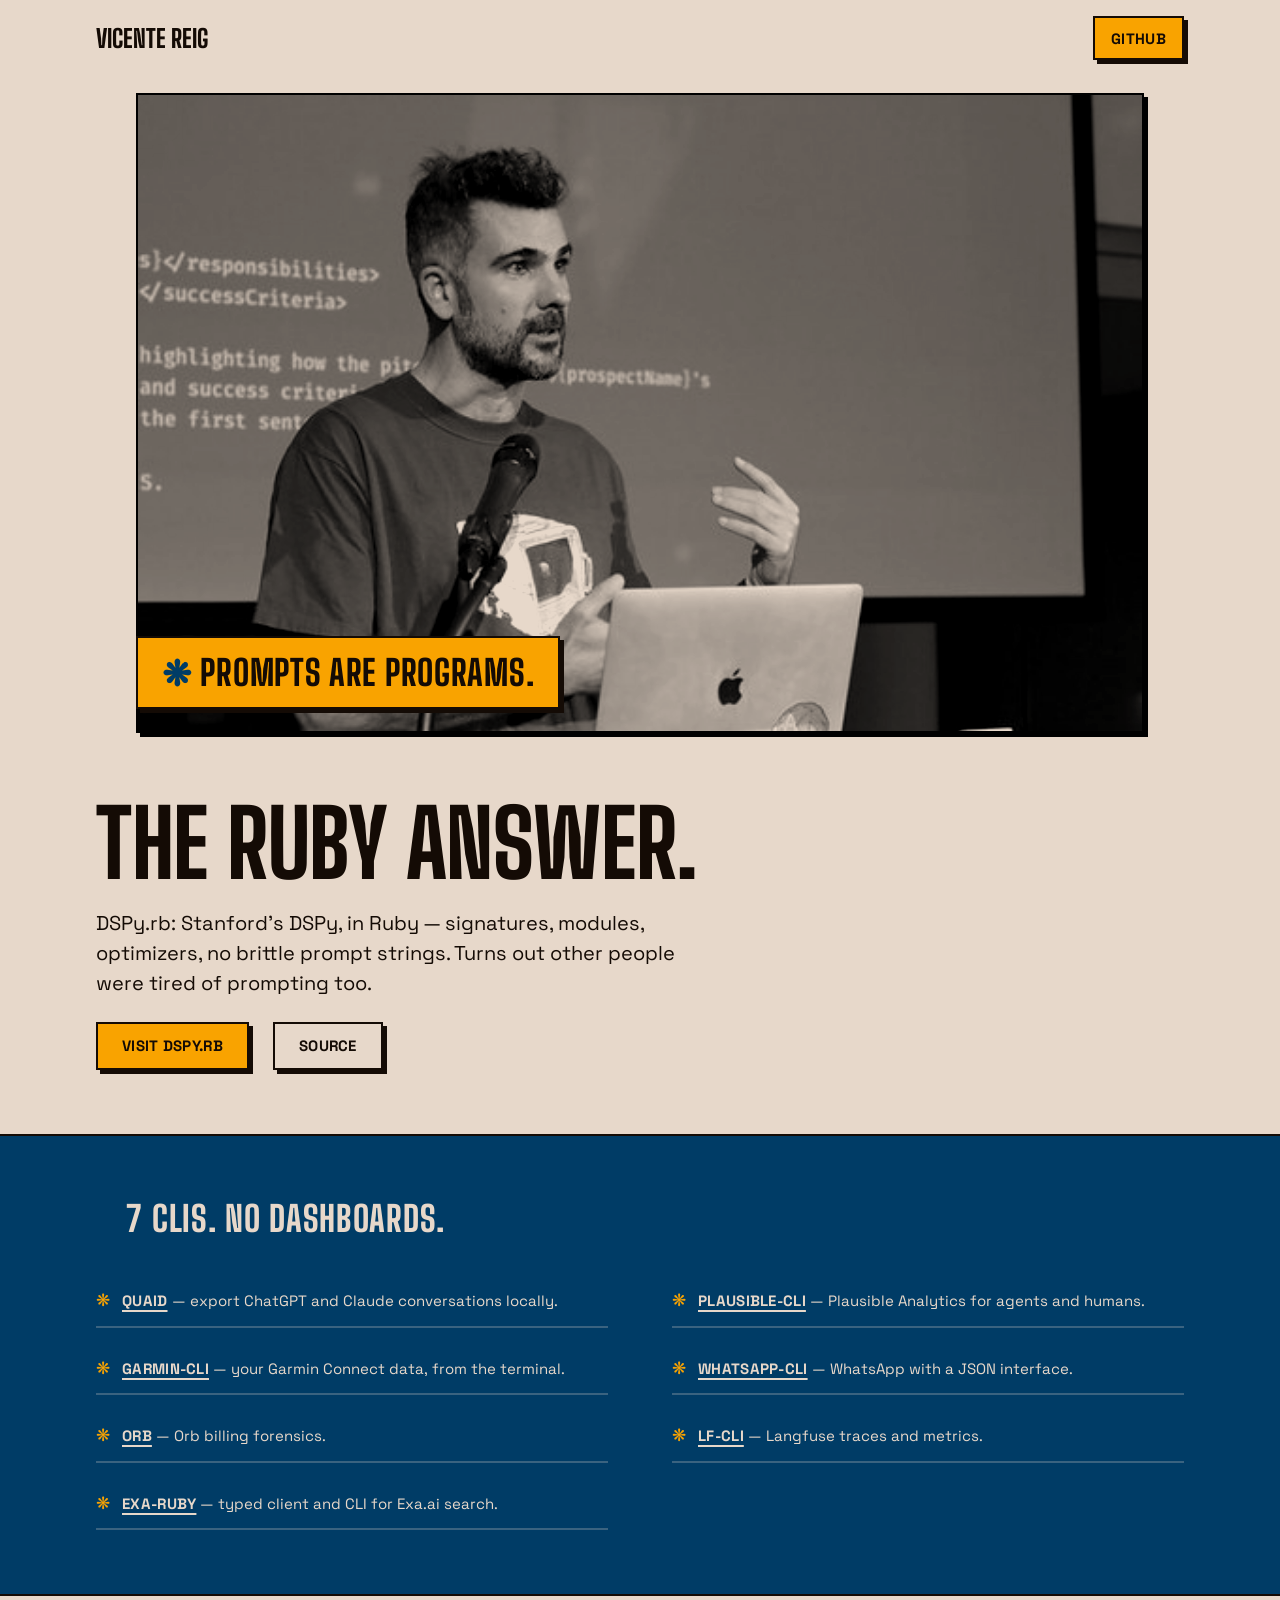
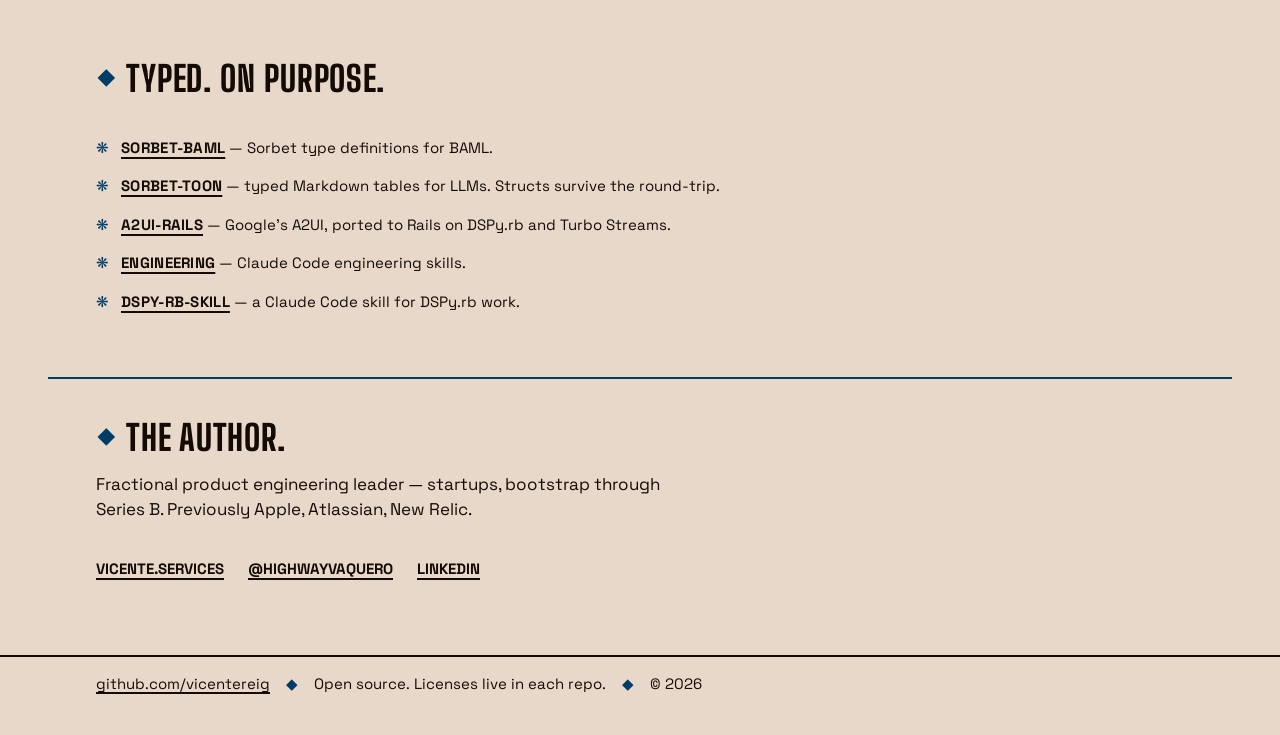
<file: index.html>
<!DOCTYPE html>
<html lang="en">
<head>
  <meta charset="UTF-8">
  <meta name="viewport" content="width=device-width, initial-scale=1, viewport-fit=cover">
  <title>Vicente Reig Rincón de Arellano · The Open-Source Works</title>
  <meta name="description" content="The open-source works of Vicente Reig Rincón de Arellano — DSPy.rb, 7 command-line tools, and typed Ruby for the age of language models.">
  <meta property="og:title" content="Vicente Reig Rincón de Arellano · The Open-Source Works">
  <meta property="og:description" content="DSPy.rb, 7 command-line tools, and typed Ruby for the age of language models.">
  <meta property="og:image" content="https://oss.vicente.services/images/vicente-reig-speaking.jpg">
  <meta property="og:url" content="https://oss.vicente.services/">
  <link rel="icon" href="data:image/svg+xml,%3Csvg xmlns='http://www.w3.org/2000/svg' viewBox='0 0 32 32'%3E%3Crect width='32' height='32' fill='%23e8e0d2'/%3E%3Ctext x='16' y='24' text-anchor='middle' font-family='Arial Black,sans-serif' font-weight='900' font-size='22' fill='%23191512'%3EV%3C/text%3E%3C/svg%3E">
  <link rel="preconnect" href="https://fonts.googleapis.com">
  <link rel="preconnect" href="https://fonts.gstatic.com" crossorigin>
  <link href="https://fonts.googleapis.com/css2?family=Big+Shoulders+Display:wght@700;800&family=Space+Grotesk:wght@400;500;700&display=swap" rel="stylesheet">
  <link rel="stylesheet" href="tokens.css">
  <link rel="stylesheet" href="style.css">
</head>
<body>

<nav class="nav page" aria-label="Primary">
  <a class="nav__mark" href="/">Vicente Reig</a>
  <a class="nav__cta" href="https://github.com/vicentereig">GitHub</a>
</nav>

<header class="page">
  <figure class="fold">
    <img src="images/vicente-reig-speaking.jpg" width="533" height="799" fetchpriority="high"
         alt="Vicente Reig Rincón de Arellano speaking at a lectern, a projected prompt template behind him.">
    <figcaption><span class="orn">&#10059;</span> Prompts are programs.</figcaption>
  </figure>
</header>

<main>
  <section class="story page" aria-labelledby="story-h">
    <h1 id="story-h">The Ruby answer.</h1>
    <p>DSPy.rb: Stanford&rsquo;s DSPy, in Ruby &mdash; signatures, modules, optimizers, no brittle prompt strings. Turns out other people were tired of prompting too.</p>
    <div class="ctas">
      <a class="btn btn--fill" href="/dspy.rb">Visit DSPy.rb</a>
      <a class="btn btn--line" href="https://github.com/vicentereig/dspy.rb">Source</a>
    </div>
  </section>

  <div class="band" id="cli">
    <section class="desk page" aria-labelledby="cli-h">
      <h2 id="cli-h"><span class="orn">&#9670;</span> 7 CLIs. No dashboards.</h2>
      <ul class="roster">
        <li><span class="orn">&#10059;</span><span class="desc"><a href="https://github.com/vicentereig/quaid">quaid</a> &mdash; export ChatGPT and Claude conversations locally.</span></li>
        <li><span class="orn">&#10059;</span><span class="desc"><a href="https://github.com/vicentereig/plausible-cli">plausible-cli</a> &mdash; Plausible Analytics for agents and humans.</span></li>
        <li><span class="orn">&#10059;</span><span class="desc"><a href="https://github.com/vicentereig/garmin-cli">garmin-cli</a> &mdash; your Garmin Connect data, from the terminal.</span></li>
        <li><span class="orn">&#10059;</span><span class="desc"><a href="https://github.com/vicentereig/whatsapp-cli">whatsapp-cli</a> &mdash; WhatsApp with a JSON interface.</span></li>
        <li><span class="orn">&#10059;</span><span class="desc"><a href="https://github.com/vicentereig/orb">orb</a> &mdash; Orb billing forensics.</span></li>
        <li><span class="orn">&#10059;</span><span class="desc"><a href="https://github.com/vicentereig/lf-cli">lf-cli</a> &mdash; Langfuse traces and metrics.</span></li>
        <li><span class="orn">&#10059;</span><span class="desc"><a href="https://github.com/vicentereig/exa-ruby">exa-ruby</a> &mdash; typed client and CLI for Exa.ai search.</span></li>
      </ul>
    </section>
  </div>

  <section class="desk page" id="typed" aria-labelledby="typed-h">
    <h2 id="typed-h"><span class="orn">&#9670;</span> Typed. On purpose.</h2>
    <ul class="typed">
      <li><span class="orn">&#10059;</span><span><a href="/sorbet-baml">sorbet-baml</a> &mdash; Sorbet type definitions for BAML.</span></li>
      <li><span class="orn">&#10059;</span><span><a href="https://github.com/vicentereig/dspy.rb/blob/main/lib/sorbet/toon/README.md">sorbet-toon</a> &mdash; typed Markdown tables for LLMs. Structs survive the round-trip.</span></li>
      <li><span class="orn">&#10059;</span><span><a href="https://github.com/vicentereig/a2ui-rails">a2ui-rails</a> &mdash; Google&rsquo;s A2UI, ported to Rails on DSPy.rb and Turbo Streams.</span></li>
      <li><span class="orn">&#10059;</span><span><a href="https://github.com/vicentereig/engineering">engineering</a> &mdash; Claude Code engineering skills.</span></li>
      <li><span class="orn">&#10059;</span><span><a href="https://github.com/vicentereig/dspy-rb-skill">dspy-rb-skill</a> &mdash; a Claude Code skill for DSPy.rb work.</span></li>
    </ul>
  </section>

  <section class="about page" aria-labelledby="about-h">
    <h2 id="about-h"><span class="orn">&#9670;</span> The author.</h2>
    <p>Fractional product engineering leader &mdash; startups, bootstrap through Series&nbsp;B. Previously Apple, Atlassian, New&nbsp;Relic.</p>
    <div class="links">
      <a href="https://vicente.services">vicente.services</a>
      <a href="https://x.com/highwayvaquero">@highwayvaquero</a>
      <a href="https://linkedin.com/in/vicentereig">LinkedIn</a>
    </div>
  </section>
</main>

<footer class="foot">
  <div class="page">
    <a href="https://github.com/vicentereig">github.com/vicentereig</a>
    <span class="orn" aria-hidden="true">&#9670;</span>
    <span>Open source. Licenses live in each repo.</span>
    <span class="orn" aria-hidden="true">&#9670;</span>
    <span>&copy; 2026</span>
  </div>
</footer>

</body>
</html>
</file>
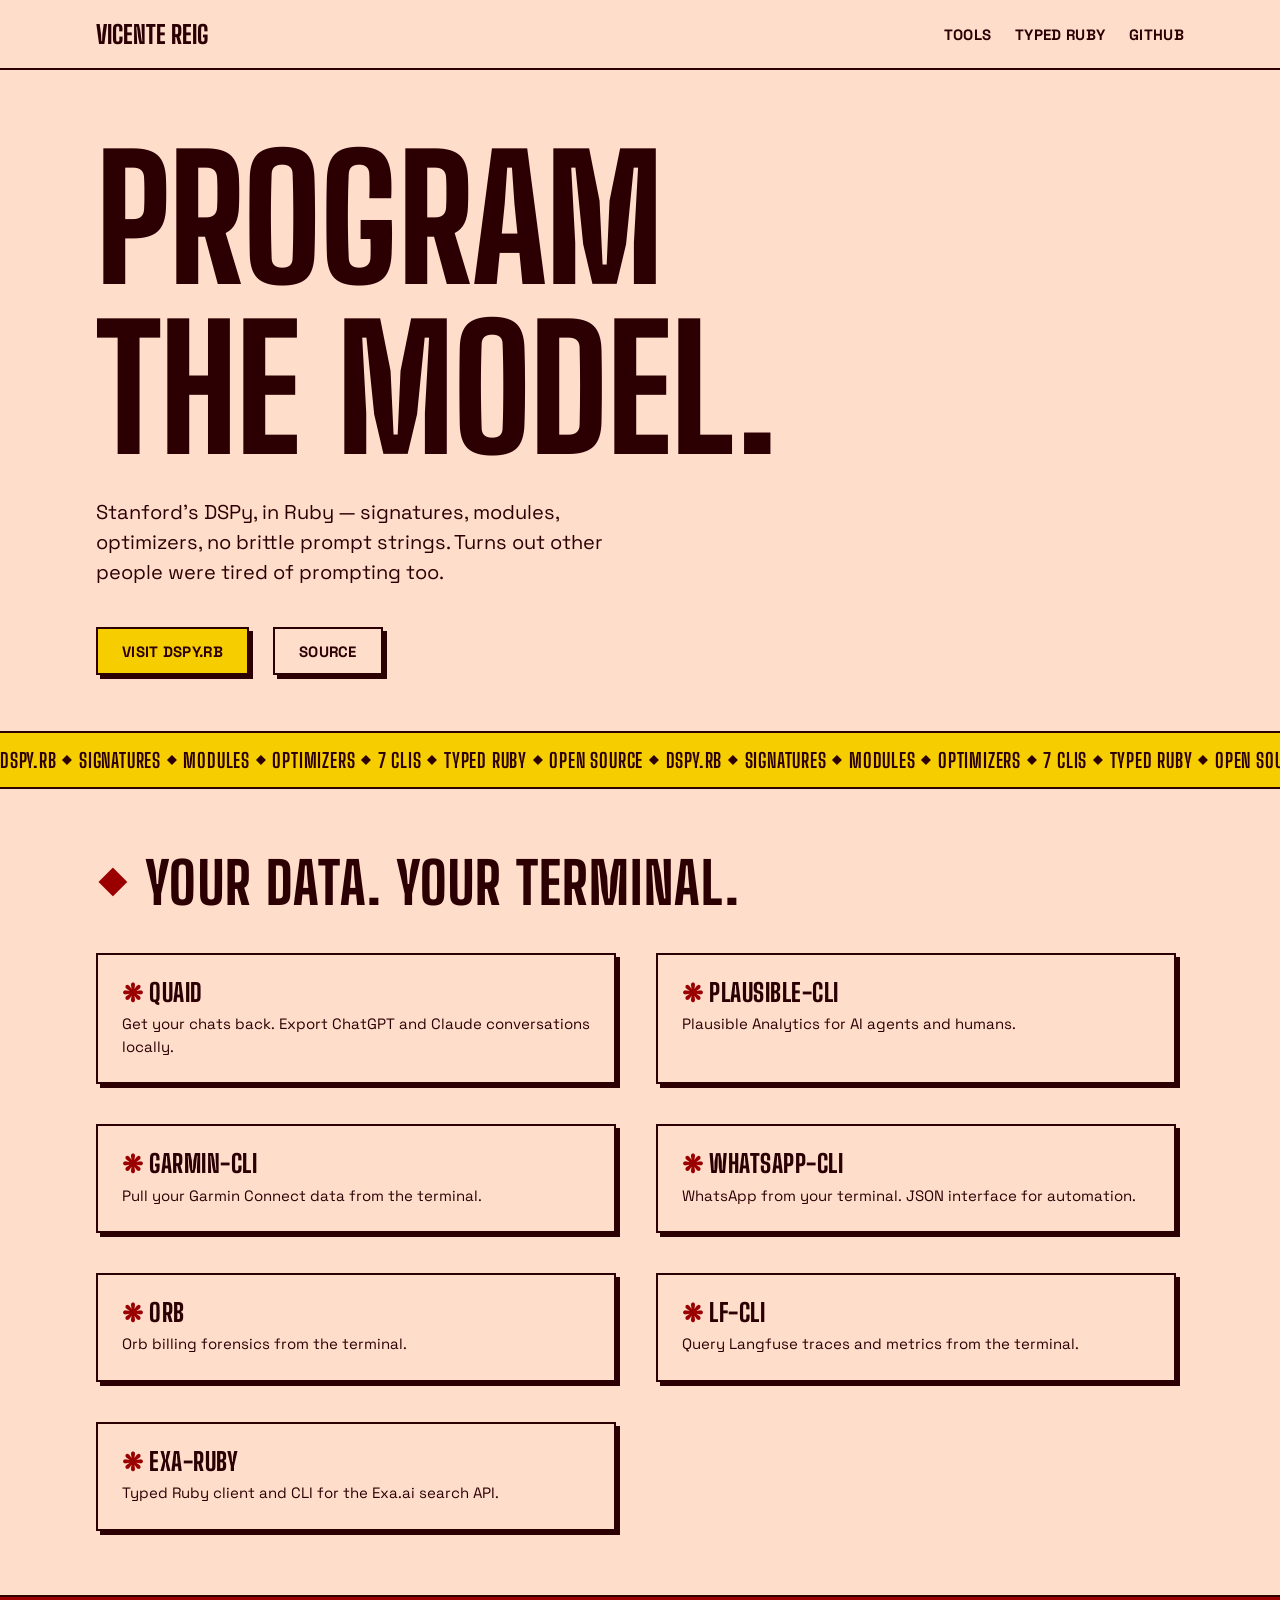
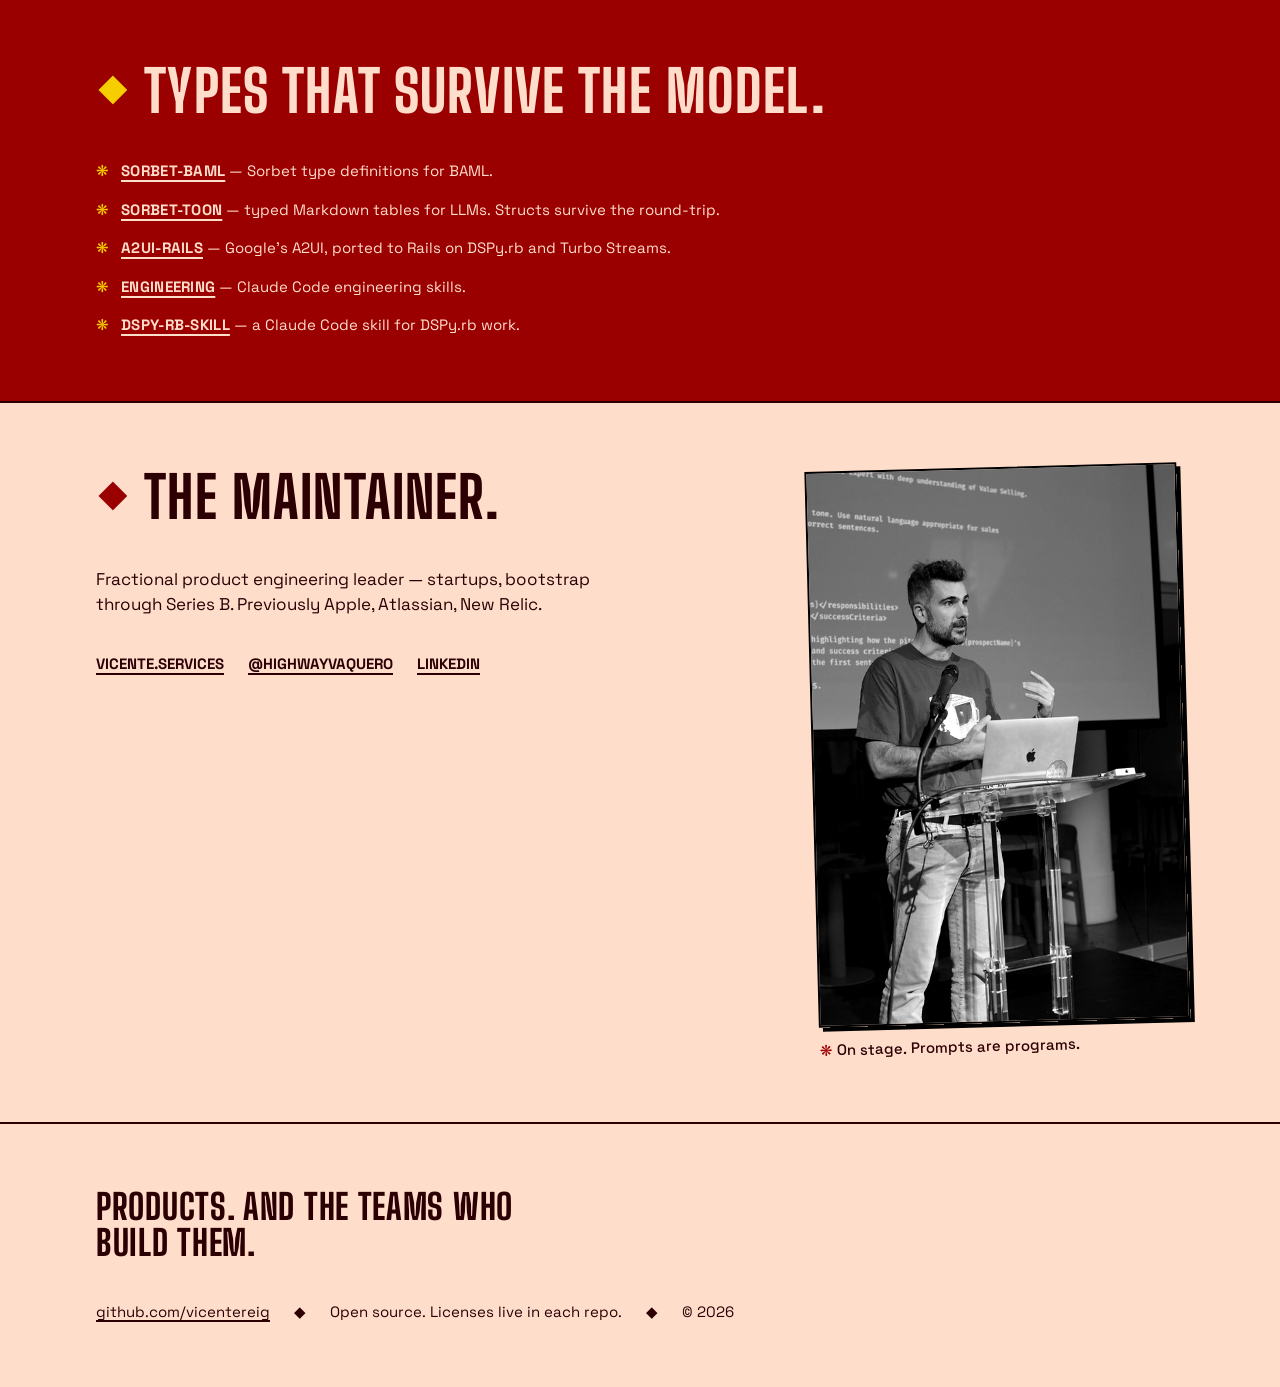
<file: carnival-a.html>
<!DOCTYPE html>
<html lang="en">
<head>
  <meta charset="UTF-8">
  <meta name="viewport" content="width=device-width, initial-scale=1, viewport-fit=cover">
  <title>Carnival A · Marquee — Vicente Reig</title>
  <meta name="description" content="The open-source works of Vicente Reig Rincón de Arellano — Carnival variant A.">
  <link rel="icon" href="data:image/svg+xml,%3Csvg xmlns='http://www.w3.org/2000/svg' viewBox='0 0 32 32'%3E%3Crect width='32' height='32' fill='%23f2d9c9'/%3E%3Ctext x='16' y='24' text-anchor='middle' font-family='Arial Black,sans-serif' font-weight='900' font-size='22' fill='%23341420'%3EV%3C/text%3E%3C/svg%3E">
  <link rel="preconnect" href="https://fonts.googleapis.com">
  <link rel="preconnect" href="https://fonts.gstatic.com" crossorigin>
  <link href="https://fonts.googleapis.com/css2?family=Big+Shoulders+Display:wght@700;800&family=Space+Grotesk:wght@400;500;700&display=swap" rel="stylesheet">
  <style>
/* Hallmark · genre: editorial (Carnival register) · macrostructure: Marquee Hero · theme: Carnival (drop: Cold Snap)
 * nav: N7 brutal slab · footer: Ft5 statement · enrichment: user photograph (poster-treated) · anchor: mustard/oxblood
 * contrast: pass (40–41) · slop: pass (42–45) · honest: pass (46) · chrome: pass (47) · tokens: pass (48) · responsive: pass (49) · mobile: pass (34, 49, 50–57) */
/* Hallmark · pre-emit critique: P5 H5 E4 S5 R4 V5 */

:root {
  --color-paper:      oklch(92% 0.045 50);
  --color-paper-2:    oklch(88% 0.050 45);
  --color-ink:        oklch(18% 0.080 20);
  --color-muted:      oklch(45% 0.05 30);
  --color-rule:       oklch(40% 0.18 25);
  --color-accent:     oklch(86% 0.18 95);
  --color-accent-2:   oklch(40% 0.21 25);
  --color-accent-ink: oklch(18% 0.080 20);
  --color-focus:      oklch(40% 0.21 25);

  --font-display: "Big Shoulders Display", "Arial Narrow", sans-serif;
  --font-body:    "Space Grotesk", ui-sans-serif, sans-serif;

  --text-sm: 0.9375rem;
  --text-base: 1.0625rem;
  --text-md: 1.25rem;
  --text-lg: 1.5625rem;
  --text-xl: 2.2rem;
  --text-display: clamp(4rem, 12vw + 1rem, 11rem);
  --text-display-s: clamp(2rem, 4vw + 1rem, 3.6rem);

  --space-2xs: 0.25rem; --space-xs: 0.5rem; --space-sm: 0.75rem; --space-md: 1rem;
  --space-lg: 1.5rem; --space-xl: 2.5rem; --space-2xl: 4rem; --space-3xl: 6rem;

  --rule-bold: 2px;
  --shadow-hard: 4px 4px 0 var(--color-ink);
  --ease-out: cubic-bezier(0.16, 1, 0.3, 1);
  --dur-micro: 120ms;
  --page-max: 74rem;
  --page-gutter: clamp(1rem, 4vw, 3rem);
}

* { box-sizing: border-box; }
html { overflow-x: clip; }
body { overflow-x: clip; margin: 0; background: var(--color-paper); color: var(--color-ink);
  font-family: var(--font-body); font-size: var(--text-base); line-height: 1.5; }

.page { max-width: var(--page-max); margin-inline: auto; padding-inline: var(--page-gutter); }

h1, h2, h3 { font-style: normal; overflow-wrap: anywhere; min-width: 0;
  font-family: var(--font-display); font-weight: 800; text-transform: uppercase;
  font-variation-settings: "wdth" 110; }

a { color: inherit; }
a:focus-visible { outline: 2px solid var(--color-focus); outline-offset: 2px; }

/* ---- nav · N7 brutal slab ---- */
.nav { border-bottom: var(--rule-bold) solid var(--color-ink); }
.nav__row { display: flex; align-items: center; gap: var(--space-lg); padding-block: var(--space-sm); }
.nav__mark { font-family: var(--font-display); font-weight: 800; text-transform: uppercase;
  font-variation-settings: "wdth" 110; font-size: var(--text-lg); line-height: 1; text-decoration: none; }
.nav__links { display: flex; gap: var(--space-lg); margin-inline-start: auto; }
.nav__links a { font-weight: 700; font-size: var(--text-sm); text-transform: uppercase;
  letter-spacing: 0.02em; text-decoration: none; white-space: nowrap; line-height: 1;
  min-height: 44px; display: inline-flex; align-items: center; }
.nav__links a:hover { color: var(--color-accent-2); text-decoration: underline;
  text-decoration-thickness: 2px; text-underline-offset: 4px; }
.nav__links a:active { color: var(--color-muted); }

/* ---- hero · Marquee ---- */
.hero { padding-block: var(--space-2xl) var(--space-xl); }
.hero h1 { margin: 0; font-size: var(--text-display); line-height: 1.0; letter-spacing: -0.005em; max-width: 10ch; }
.hero__sub { max-width: 44ch; font-size: var(--text-md); margin: var(--space-lg) 0 var(--space-xl); }
.hero__ctas { display: flex; flex-wrap: wrap; gap: var(--space-lg); padding-block-end: var(--space-md); }

.btn { display: inline-flex; align-items: center; min-height: 48px; padding: var(--space-sm) var(--space-lg);
  font-family: var(--font-body); font-weight: 700; font-size: var(--text-sm); text-transform: uppercase;
  letter-spacing: 0.02em; text-decoration: none; white-space: nowrap; line-height: 1;
  border: var(--rule-bold) solid var(--color-ink); box-shadow: var(--shadow-hard);
  transition: transform var(--dur-micro) var(--ease-out), box-shadow var(--dur-micro) var(--ease-out); }
.btn--fill { background: var(--color-accent); color: var(--color-accent-ink); }
.btn--line { background: var(--color-paper); color: var(--color-ink); }
.btn:hover { transform: translate(-2px, -2px); box-shadow: 6px 6px 0 var(--color-ink); }
.btn:active { transform: translate(2px, 2px); box-shadow: 0 0 0 var(--color-ink); }

/* ---- marquee band ---- */
.marquee { overflow: clip; background: var(--color-accent); color: var(--color-accent-ink);
  border-block: var(--rule-bold) solid var(--color-ink); }
.marquee__track { display: inline-flex; white-space: nowrap; animation: marquee 32s linear infinite; }
.marquee__seq { padding-block: var(--space-sm); font-family: var(--font-display); font-weight: 700;
  text-transform: uppercase; font-size: var(--text-md); letter-spacing: 0.04em; }
@keyframes marquee { to { transform: translateX(-50%); } }

/* ---- sections ---- */
.desk { padding-block: var(--space-2xl); }
.desk h2 { margin: 0 0 var(--space-xl); font-size: var(--text-display-s); line-height: 1.04; letter-spacing: 0.02em; }
.desk h2 .orn { color: var(--color-accent-2); }

.cards { display: grid; grid-template-columns: repeat(2, minmax(0, 1fr)); gap: var(--space-xl);
  padding-inline-end: var(--space-xs); }
.card { border: var(--rule-bold) solid var(--color-ink); box-shadow: var(--shadow-hard);
  background: var(--color-paper); padding: var(--space-lg); display: flex; flex-direction: column; gap: var(--space-xs);
  text-decoration: none; transition: transform var(--dur-micro) var(--ease-out), box-shadow var(--dur-micro) var(--ease-out); }
.card:hover { transform: translate(-2px, -2px); box-shadow: 6px 6px 0 var(--color-ink); }
.card:active { transform: translate(2px, 2px); box-shadow: 0 0 0 var(--color-ink); }
.card h3 { margin: 0; font-size: var(--text-lg); line-height: 1.05; letter-spacing: 0.02em; }
.card p { margin: 0; font-size: var(--text-sm); }
.card .orn { color: var(--color-accent-2); }

/* oxblood full-bleed band */
.band { background: var(--color-accent-2); color: var(--color-paper); border-block: var(--rule-bold) solid var(--color-ink); }
.band .desk h2 .orn { color: var(--color-accent); }
.band a:focus-visible { outline-color: var(--color-accent); }
.typed { list-style: none; margin: 0; padding: 0; display: grid; gap: var(--space-md); max-width: 60ch; }
.typed li { display: flex; gap: var(--space-sm); align-items: baseline; }
.typed .orn { color: var(--color-accent); flex-shrink: 0; }
.typed a { font-weight: 700; text-transform: uppercase; letter-spacing: 0.02em; white-space: nowrap;
  text-decoration-thickness: 2px; text-underline-offset: 4px; }
.typed a:hover { color: var(--color-accent); }
.typed a:active { opacity: 0.7; }
.typed span { font-size: var(--text-sm); }

/* about */
.about { display: grid; grid-template-columns: minmax(0, 7fr) minmax(0, 4fr); gap: var(--space-2xl); align-items: start; }
.about p { max-width: 48ch; margin: 0 0 var(--space-lg); }
.about .links { display: flex; flex-wrap: wrap; gap: var(--space-lg); }
.about .links a { font-weight: 700; text-transform: uppercase; font-size: var(--text-sm); white-space: nowrap;
  text-decoration-thickness: 2px; text-underline-offset: 4px; min-height: 44px; display: inline-flex; align-items: center; }
.about .links a:hover { color: var(--color-accent-2); }
.about .links a:active { color: var(--color-muted); }
.poster { margin: 0; transform: rotate(-1.5deg); }
.poster img { display: block; width: 100%; height: auto; border: var(--rule-bold) solid var(--color-ink);
  box-shadow: var(--shadow-hard); filter: grayscale(1) contrast(1.12); mix-blend-mode: multiply; }
.poster figcaption { margin-top: var(--space-sm); font-size: var(--text-sm); font-weight: 500; }
.poster .orn { color: var(--color-accent-2); }

/* ---- footer · Ft5 statement ---- */
.foot { border-top: var(--rule-bold) solid var(--color-ink); padding-block: var(--space-2xl); }
.foot__statement { margin: 0 0 var(--space-xl); font-family: var(--font-display); font-weight: 800;
  text-transform: uppercase; font-variation-settings: "wdth" 110; font-size: var(--text-xl);
  line-height: 1.04; letter-spacing: 0.02em; max-width: 28ch; overflow-wrap: anywhere; min-width: 0; }
.foot__meta { display: flex; flex-wrap: wrap; gap: var(--space-lg); font-size: var(--text-sm); align-items: center; }
.foot__meta a { white-space: nowrap; text-decoration-thickness: 2px; text-underline-offset: 3px; }
.foot__meta a:hover { color: var(--color-accent-2); }
.foot__meta a:active { color: var(--color-muted); }

@media (max-width: 60rem) {
  .cards { grid-template-columns: minmax(0, 1fr); }
  .about { grid-template-columns: minmax(0, 1fr); }
  .poster { max-width: 24rem; transform: rotate(-1deg); }
}
@media (max-width: 40rem) {
  .nav__links { gap: var(--space-md); }
  .nav__links a:nth-child(2) { display: none; }
  .hero { padding-block: var(--space-xl); }
}
@media (prefers-reduced-motion: reduce) {
  *, *::before, *::after { transition-duration: 150ms !important; }
  .marquee__track { animation: none; }
  .btn:hover, .card:hover { transform: none; }
}
  </style>
</head>
<body>

<nav class="nav" aria-label="Primary">
  <div class="page nav__row">
    <a class="nav__mark" href="/">Vicente Reig</a>
    <div class="nav__links">
      <a href="#cli">Tools</a>
      <a href="#typed">Typed Ruby</a>
      <a href="https://github.com/vicentereig">GitHub</a>
    </div>
  </div>
</nav>

<header class="hero page">
  <h1>Program the model.</h1>
  <p class="hero__sub">Stanford&rsquo;s DSPy, in Ruby &mdash; signatures, modules, optimizers, no brittle prompt strings. Turns out other people were tired of prompting too.</p>
  <div class="hero__ctas">
    <a class="btn btn--fill" href="/dspy.rb">Visit DSPy.rb</a>
    <a class="btn btn--line" href="https://github.com/vicentereig/dspy.rb">Source</a>
  </div>
</header>

<div class="marquee" aria-hidden="true">
  <div class="marquee__track">
    <span class="marquee__seq">DSPY.RB&nbsp;&#9670;&nbsp;SIGNATURES&nbsp;&#9670;&nbsp;MODULES&nbsp;&#9670;&nbsp;OPTIMIZERS&nbsp;&#9670;&nbsp;7&nbsp;CLIS&nbsp;&#9670;&nbsp;TYPED&nbsp;RUBY&nbsp;&#9670;&nbsp;OPEN&nbsp;SOURCE&nbsp;&#9670;&nbsp;</span>
    <span class="marquee__seq">DSPY.RB&nbsp;&#9670;&nbsp;SIGNATURES&nbsp;&#9670;&nbsp;MODULES&nbsp;&#9670;&nbsp;OPTIMIZERS&nbsp;&#9670;&nbsp;7&nbsp;CLIS&nbsp;&#9670;&nbsp;TYPED&nbsp;RUBY&nbsp;&#9670;&nbsp;OPEN&nbsp;SOURCE&nbsp;&#9670;&nbsp;</span>
  </div>
</div>

<main>
  <section class="desk page" id="cli" aria-labelledby="cli-h">
    <h2 id="cli-h"><span class="orn">&#9670;</span> Your data. Your terminal.</h2>
    <div class="cards">
      <a class="card" href="https://github.com/vicentereig/quaid"><h3><span class="orn">&#10059;</span> quaid</h3><p>Get your chats back. Export ChatGPT and Claude conversations locally.</p></a>
      <a class="card" href="https://github.com/vicentereig/plausible-cli"><h3><span class="orn">&#10059;</span> plausible-cli</h3><p>Plausible Analytics for AI agents and humans.</p></a>
      <a class="card" href="https://github.com/vicentereig/garmin-cli"><h3><span class="orn">&#10059;</span> garmin-cli</h3><p>Pull your Garmin Connect data from the terminal.</p></a>
      <a class="card" href="https://github.com/vicentereig/whatsapp-cli"><h3><span class="orn">&#10059;</span> whatsapp-cli</h3><p>WhatsApp from your terminal. JSON interface for automation.</p></a>
      <a class="card" href="https://github.com/vicentereig/orb"><h3><span class="orn">&#10059;</span> orb</h3><p>Orb billing forensics from the terminal.</p></a>
      <a class="card" href="https://github.com/vicentereig/lf-cli"><h3><span class="orn">&#10059;</span> lf-cli</h3><p>Query Langfuse traces and metrics from the terminal.</p></a>
      <a class="card" href="https://github.com/vicentereig/exa-ruby"><h3><span class="orn">&#10059;</span> exa-ruby</h3><p>Typed Ruby client and CLI for the Exa.ai search API.</p></a>
    </div>
  </section>

  <div class="band" id="typed">
    <section class="desk page" aria-labelledby="typed-h">
      <h2 id="typed-h"><span class="orn">&#9670;</span> Types that survive the model.</h2>
      <ul class="typed">
        <li><span class="orn">&#10059;</span><span><a href="/sorbet-baml">sorbet-baml</a> &mdash; Sorbet type definitions for BAML.</span></li>
        <li><span class="orn">&#10059;</span><span><a href="https://github.com/vicentereig/dspy.rb/blob/main/lib/sorbet/toon/README.md">sorbet-toon</a> &mdash; typed Markdown tables for LLMs. Structs survive the round-trip.</span></li>
        <li><span class="orn">&#10059;</span><span><a href="https://github.com/vicentereig/a2ui-rails">a2ui-rails</a> &mdash; Google&rsquo;s A2UI, ported to Rails on DSPy.rb and Turbo Streams.</span></li>
        <li><span class="orn">&#10059;</span><span><a href="https://github.com/vicentereig/engineering">engineering</a> &mdash; Claude Code engineering skills.</span></li>
        <li><span class="orn">&#10059;</span><span><a href="https://github.com/vicentereig/dspy-rb-skill">dspy-rb-skill</a> &mdash; a Claude Code skill for DSPy.rb work.</span></li>
      </ul>
    </section>
  </div>

  <section class="desk page" id="about" aria-labelledby="about-h">
    <div class="about">
      <div>
        <h2 id="about-h"><span class="orn">&#9670;</span> The maintainer.</h2>
        <p>Fractional product engineering leader &mdash; startups, bootstrap through Series&nbsp;B. Previously Apple, Atlassian, New&nbsp;Relic.</p>
        <div class="links">
          <a href="https://vicente.services">vicente.services</a>
          <a href="https://x.com/highwayvaquero">@highwayvaquero</a>
          <a href="https://linkedin.com/in/vicentereig">LinkedIn</a>
        </div>
      </div>
      <figure class="poster">
        <img src="images/vicente-reig-speaking.jpg" width="533" height="799"
             alt="Vicente Reig Rincón de Arellano speaking at a lectern, a projected prompt template behind him.">
        <figcaption><span class="orn">&#10059;</span> On stage. Prompts are programs.</figcaption>
      </figure>
    </div>
  </section>
</main>

<footer class="foot">
  <div class="page">
    <p class="foot__statement">Products. And the teams who build them.</p>
    <div class="foot__meta">
      <a href="https://github.com/vicentereig">github.com/vicentereig</a>
      <span>&#9670;</span>
      <span>Open source. Licenses live in each repo.</span>
      <span>&#9670;</span>
      <span>&copy; 2026</span>
    </div>
  </div>
</footer>

</body>
</html>
</file>
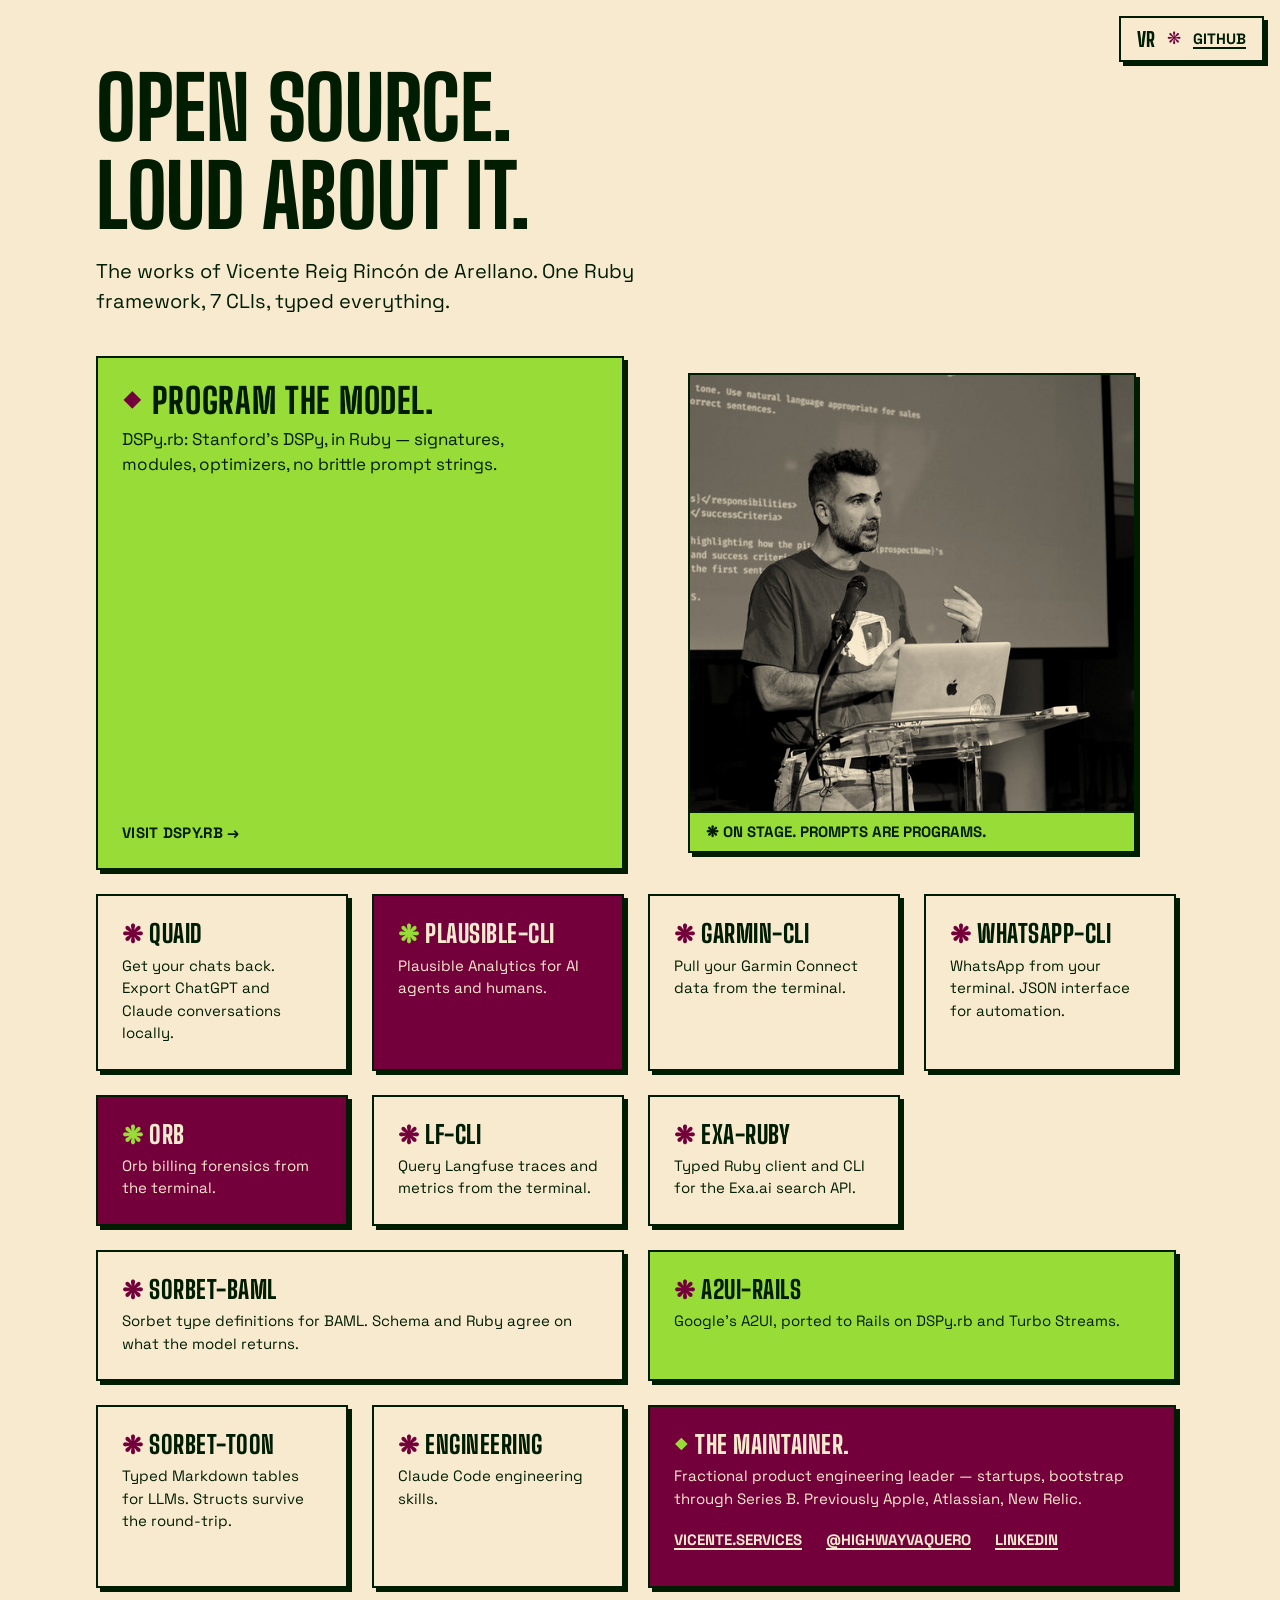
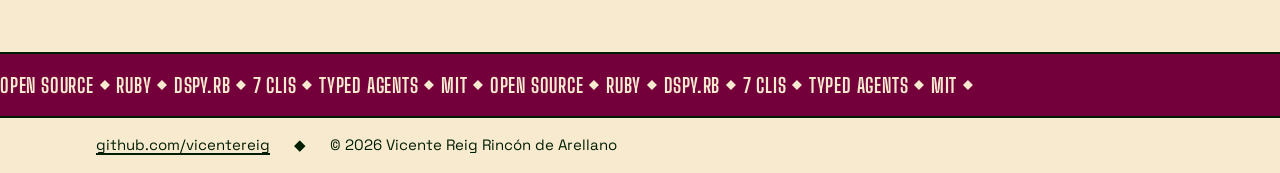
<file: carnival-b.html>
<!DOCTYPE html>
<html lang="en">
<head>
  <meta charset="UTF-8">
  <meta name="viewport" content="width=device-width, initial-scale=1, viewport-fit=cover">
  <title>Carnival B · Bento — Vicente Reig</title>
  <meta name="description" content="The open-source works of Vicente Reig Rincón de Arellano — Carnival variant B.">
  <link rel="icon" href="data:image/svg+xml,%3Csvg xmlns='http://www.w3.org/2000/svg' viewBox='0 0 32 32'%3E%3Crect width='32' height='32' fill='%23eef2d0'/%3E%3Ctext x='16' y='24' text-anchor='middle' font-family='Arial Black,sans-serif' font-weight='900' font-size='22' fill='%23132b1a'%3EV%3C/text%3E%3C/svg%3E">
  <link rel="preconnect" href="https://fonts.googleapis.com">
  <link rel="preconnect" href="https://fonts.gstatic.com" crossorigin>
  <link href="https://fonts.googleapis.com/css2?family=Big+Shoulders+Display:wght@700;800&family=Space+Grotesk:wght@400;500;700&display=swap" rel="stylesheet">
  <style>
/* Hallmark · genre: editorial (Carnival register) · macrostructure: Bento Grid (loud) · theme: Carnival (drop: Citrus Riot)
 * nav: N2 floating chip · footer: Ft8 marquee scroll · enrichment: user photograph (halftone-framed tile) · F1 knobs: tiles=12, spans=irregular, border=ink-all
 * contrast: pass (40–41) · slop: pass (42–45) · honest: pass (46) · chrome: pass (47) · tokens: pass (48) · responsive: pass (49) · mobile: pass (34, 49, 50–57) */
/* Hallmark · pre-emit critique: P4 H5 E4 S5 R4 V5 */

:root {
  --color-paper:      oklch(94% 0.040 85);
  --color-paper-2:    oklch(90% 0.048 82);
  --color-ink:        oklch(20% 0.07 145);
  --color-muted:      oklch(48% 0.04 130);
  --color-accent:     oklch(82% 0.20 130);
  --color-accent-2:   oklch(28% 0.28 350);
  --color-accent-ink: oklch(20% 0.07 145);
  --color-focus:      oklch(28% 0.28 350);

  --font-display: "Big Shoulders Display", "Arial Narrow", sans-serif;
  --font-body:    "Space Grotesk", ui-sans-serif, sans-serif;

  --text-sm: 0.9375rem;
  --text-base: 1.0625rem;
  --text-md: 1.25rem;
  --text-lg: 1.5625rem;
  --text-xl: 2.2rem;
  --text-display: clamp(2.6rem, 5.5vw + 1rem, 5.5rem);

  --space-2xs: 0.25rem; --space-xs: 0.5rem; --space-sm: 0.75rem; --space-md: 1rem;
  --space-lg: 1.5rem; --space-xl: 2.5rem; --space-2xl: 4rem;

  --rule-bold: 2px;
  --shadow-hard: 4px 4px 0 var(--color-ink);
  --ease-out: cubic-bezier(0.16, 1, 0.3, 1);
  --dur-micro: 120ms;
  --page-max: 74rem;
  --page-gutter: clamp(1rem, 4vw, 3rem);
}

* { box-sizing: border-box; }
html { overflow-x: clip; }
body { overflow-x: clip; margin: 0; background: var(--color-paper); color: var(--color-ink);
  font-family: var(--font-body); font-size: var(--text-base); line-height: 1.5; }

.page { max-width: var(--page-max); margin-inline: auto; padding-inline: var(--page-gutter); }

h1, h2, h3 { font-style: normal; overflow-wrap: anywhere; min-width: 0;
  font-family: var(--font-display); font-weight: 800; text-transform: uppercase;
  font-variation-settings: "wdth" 110; }

a { color: inherit; }
a:focus-visible { outline: 2px solid var(--color-focus); outline-offset: 2px; }

/* ---- nav · N2 floating chip ---- */
.chip { position: fixed; top: var(--space-md); right: var(--space-md); z-index: 200;
  display: inline-flex; align-items: center; gap: var(--space-sm);
  background: var(--color-paper); border: var(--rule-bold) solid var(--color-ink);
  box-shadow: var(--shadow-hard); padding: var(--space-xs) var(--space-md); min-height: 44px; }
.chip__mark { font-family: var(--font-display); font-weight: 800; text-transform: uppercase;
  font-variation-settings: "wdth" 110; font-size: var(--text-md); line-height: 1; }
.chip .orn { color: var(--color-accent-2); }
.chip a { font-weight: 700; font-size: var(--text-sm); text-transform: uppercase; white-space: nowrap;
  text-decoration-thickness: 2px; text-underline-offset: 3px; line-height: 1; }
.chip a:hover { color: var(--color-accent-2); }
.chip a:active { color: var(--color-muted); }

/* ---- header ---- */
.head { padding-block: var(--space-2xl) var(--space-xl); }
.head h1 { margin: 0; font-size: var(--text-display); line-height: 1.02; letter-spacing: -0.005em; max-width: 14ch; }
.head p { margin: var(--space-md) 0 0; max-width: 44ch; font-size: var(--text-md); }

/* ---- bento ---- */
.bento { display: grid; grid-template-columns: repeat(4, minmax(0, 1fr)); gap: var(--space-lg);
  padding-block-end: var(--space-2xl); padding-inline-end: var(--space-xs); }
.tile { border: var(--rule-bold) solid var(--color-ink); box-shadow: var(--shadow-hard);
  background: var(--color-paper); padding: var(--space-lg);
  display: flex; flex-direction: column; gap: var(--space-xs); text-decoration: none; min-width: 0;
  transition: transform var(--dur-micro) var(--ease-out), box-shadow var(--dur-micro) var(--ease-out); }
a.tile:hover { transform: translate(-2px, -2px); box-shadow: 6px 6px 0 var(--color-ink); }
a.tile:active { transform: translate(2px, 2px); box-shadow: 0 0 0 var(--color-ink); }
.tile h2, .tile h3 { margin: 0; font-size: var(--text-lg); line-height: 1.05; letter-spacing: 0.02em; }
.tile p { margin: 0; font-size: var(--text-sm); }
.tile .orn { color: var(--color-accent-2); }

.tile--lime { background: var(--color-accent); color: var(--color-accent-ink); }
.tile--lime .orn { color: var(--color-accent-2); }
.tile--magenta { background: var(--color-accent-2); color: var(--color-paper); }
.tile--magenta .orn { color: var(--color-accent); }
.tile--magenta a:focus-visible, .tile--magenta:focus-visible { outline-color: var(--color-accent); }

.tile--hero { grid-column: span 2; grid-row: span 2; justify-content: space-between; }
.tile--hero h2 { font-size: var(--text-xl); line-height: 1.04; }
.tile--hero p { font-size: var(--text-base); max-width: 38ch; }
.tile--photo { grid-column: span 2; grid-row: span 2; padding: 0; overflow: clip; position: relative; max-height: 30rem; }
.tile--photo img { display: block; width: 100%; height: 100%; max-height: 30rem; object-fit: cover; object-position: 50% 18%;
  filter: grayscale(1) contrast(1.12); mix-blend-mode: multiply; }
.tile--photo figcaption { position: absolute; inset-inline: 0; bottom: 0;
  background: var(--color-accent); color: var(--color-accent-ink);
  border-top: var(--rule-bold) solid var(--color-ink);
  padding: var(--space-xs) var(--space-md); font-size: var(--text-sm); font-weight: 700; text-transform: uppercase; }
.tile--wide { grid-column: span 2; }

.tile__go { margin-top: auto; font-weight: 700; text-transform: uppercase; font-size: var(--text-sm);
  letter-spacing: 0.02em; white-space: nowrap; }

.tile--about .links { display: flex; flex-wrap: wrap; gap: var(--space-md) var(--space-lg); margin-top: auto; }
.tile--about .links a { font-weight: 700; text-transform: uppercase; font-size: var(--text-sm); white-space: nowrap;
  text-decoration-thickness: 2px; text-underline-offset: 3px; min-height: 44px; display: inline-flex; align-items: center; }
.tile--about .links a:hover { color: var(--color-accent); }
.tile--about .links a:active { opacity: 0.7; }

/* ---- footer · Ft8 marquee ---- */
.foot { overflow: clip; background: var(--color-accent-2); color: var(--color-paper);
  border-top: var(--rule-bold) solid var(--color-ink); }
.foot__track { display: inline-flex; white-space: nowrap; animation: marquee 32s linear infinite; }
.foot__seq { padding-block: var(--space-md); font-family: var(--font-display); font-weight: 700;
  text-transform: uppercase; font-size: var(--text-md); letter-spacing: 0.04em; }
@keyframes marquee { to { transform: translateX(-50%); } }
.foot__meta { background: var(--color-paper); color: var(--color-ink);
  border-top: var(--rule-bold) solid var(--color-ink); }
.foot__meta .page { display: flex; flex-wrap: wrap; gap: var(--space-md) var(--space-lg);
  padding-block: var(--space-md); font-size: var(--text-sm); align-items: center; }
.foot__meta a { white-space: nowrap; text-decoration-thickness: 2px; text-underline-offset: 3px; }
.foot__meta a:hover { color: var(--color-accent-2); }
.foot__meta a:active { color: var(--color-muted); }

@media (max-width: 60rem) {
  .bento { grid-template-columns: repeat(2, minmax(0, 1fr)); }
}
@media (max-width: 40rem) {
  .bento { grid-template-columns: minmax(0, 1fr); }
  .tile--hero, .tile--photo, .tile--wide { grid-column: span 1; grid-row: span 1; }
  .tile--photo { min-height: 20rem; }
  .head { padding-block-start: var(--space-2xl); }
}
@media (prefers-reduced-motion: reduce) {
  *, *::before, *::after { transition-duration: 150ms !important; }
  .foot__track { animation: none; }
  a.tile:hover { transform: none; }
}
  </style>
</head>
<body>

<nav class="chip" aria-label="Primary">
  <span class="chip__mark">VR</span>
  <span class="orn" aria-hidden="true">&#10059;</span>
  <a href="https://github.com/vicentereig">GitHub</a>
</nav>

<header class="head page">
  <h1>Open source. Loud about it.</h1>
  <p>The works of Vicente Reig Rinc&oacute;n de Arellano. One Ruby framework, 7 CLIs, typed everything.</p>
</header>

<main class="page">
  <div class="bento">
    <a class="tile tile--hero tile--lime" href="/dspy.rb">
      <h2><span class="orn">&#9670;</span> Program the model.</h2>
      <p>DSPy.rb: Stanford&rsquo;s DSPy, in Ruby &mdash; signatures, modules, optimizers, no brittle prompt strings.</p>
      <span class="tile__go">Visit DSPy.rb &rarr;</span>
    </a>
    <figure class="tile tile--photo">
      <img src="images/vicente-reig-speaking.jpg" width="533" height="799"
           alt="Vicente Reig Rincón de Arellano speaking at a lectern, a projected prompt template behind him.">
      <figcaption>&#10059; On stage. Prompts are programs.</figcaption>
    </figure>
    <a class="tile" href="https://github.com/vicentereig/quaid"><h3><span class="orn">&#10059;</span> quaid</h3><p>Get your chats back. Export ChatGPT and Claude conversations locally.</p></a>
    <a class="tile tile--magenta" href="https://github.com/vicentereig/plausible-cli"><h3><span class="orn">&#10059;</span> plausible-cli</h3><p>Plausible Analytics for AI agents and humans.</p></a>
    <a class="tile" href="https://github.com/vicentereig/garmin-cli"><h3><span class="orn">&#10059;</span> garmin-cli</h3><p>Pull your Garmin Connect data from the terminal.</p></a>
    <a class="tile" href="https://github.com/vicentereig/whatsapp-cli"><h3><span class="orn">&#10059;</span> whatsapp-cli</h3><p>WhatsApp from your terminal. JSON interface for automation.</p></a>
    <a class="tile tile--magenta" href="https://github.com/vicentereig/orb"><h3><span class="orn">&#10059;</span> orb</h3><p>Orb billing forensics from the terminal.</p></a>
    <a class="tile" href="https://github.com/vicentereig/lf-cli"><h3><span class="orn">&#10059;</span> lf-cli</h3><p>Query Langfuse traces and metrics from the terminal.</p></a>
    <a class="tile" href="https://github.com/vicentereig/exa-ruby"><h3><span class="orn">&#10059;</span> exa-ruby</h3><p>Typed Ruby client and CLI for the Exa.ai search API.</p></a>
    <a class="tile tile--wide" href="/sorbet-baml"><h3><span class="orn">&#10059;</span> sorbet-baml</h3><p>Sorbet type definitions for BAML. Schema and Ruby agree on what the model returns.</p></a>
    <a class="tile tile--wide tile--lime" href="https://github.com/vicentereig/a2ui-rails"><h3><span class="orn">&#10059;</span> a2ui-rails</h3><p>Google&rsquo;s A2UI, ported to Rails on DSPy.rb and Turbo Streams.</p></a>
    <a class="tile" href="https://github.com/vicentereig/dspy.rb/blob/main/lib/sorbet/toon/README.md"><h3><span class="orn">&#10059;</span> sorbet-toon</h3><p>Typed Markdown tables for LLMs. Structs survive the round-trip.</p></a>
    <a class="tile" href="https://github.com/vicentereig/engineering"><h3><span class="orn">&#10059;</span> engineering</h3><p>Claude Code engineering skills.</p></a>
    <div class="tile tile--magenta tile--about tile--wide">
      <h3><span class="orn">&#9670;</span> The maintainer.</h3>
      <p>Fractional product engineering leader &mdash; startups, bootstrap through Series&nbsp;B. Previously Apple, Atlassian, New&nbsp;Relic.</p>
      <div class="links">
        <a href="https://vicente.services">vicente.services</a>
        <a href="https://x.com/highwayvaquero">@highwayvaquero</a>
        <a href="https://linkedin.com/in/vicentereig">LinkedIn</a>
      </div>
    </div>
  </div>
</main>

<footer class="foot">
  <div aria-hidden="true">
    <div class="foot__track">
      <span class="foot__seq">OPEN&nbsp;SOURCE&nbsp;&#9670;&nbsp;RUBY&nbsp;&#9670;&nbsp;DSPY.RB&nbsp;&#9670;&nbsp;7&nbsp;CLIS&nbsp;&#9670;&nbsp;TYPED&nbsp;AGENTS&nbsp;&#9670;&nbsp;MIT&nbsp;&#9670;&nbsp;</span>
      <span class="foot__seq">OPEN&nbsp;SOURCE&nbsp;&#9670;&nbsp;RUBY&nbsp;&#9670;&nbsp;DSPY.RB&nbsp;&#9670;&nbsp;7&nbsp;CLIS&nbsp;&#9670;&nbsp;TYPED&nbsp;AGENTS&nbsp;&#9670;&nbsp;MIT&nbsp;&#9670;&nbsp;</span>
    </div>
  </div>
  <div class="foot__meta">
    <div class="page">
      <a href="https://github.com/vicentereig">github.com/vicentereig</a>
      <span aria-hidden="true">&#9670;</span>
      <span>&copy; 2026 Vicente Reig Rinc&oacute;n de Arellano</span>
    </div>
  </div>
</footer>

</body>
</html>
</file>
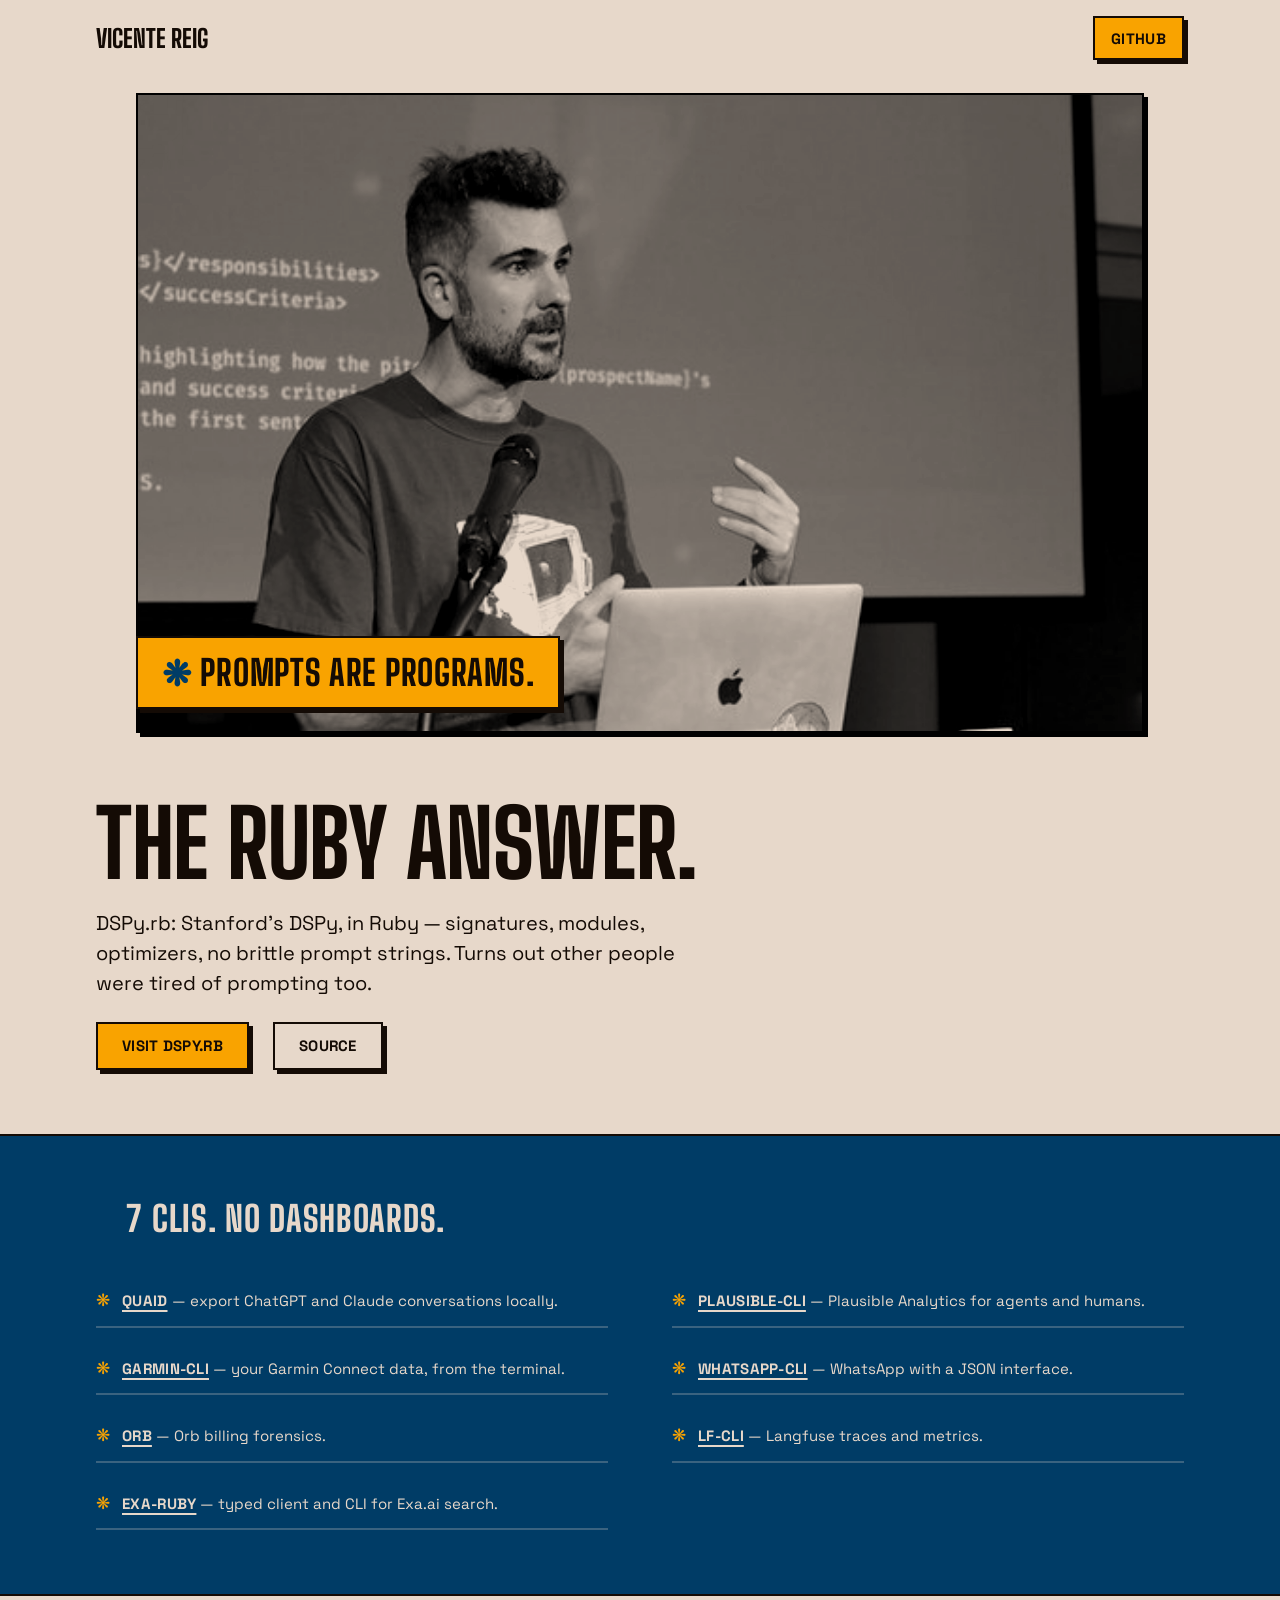
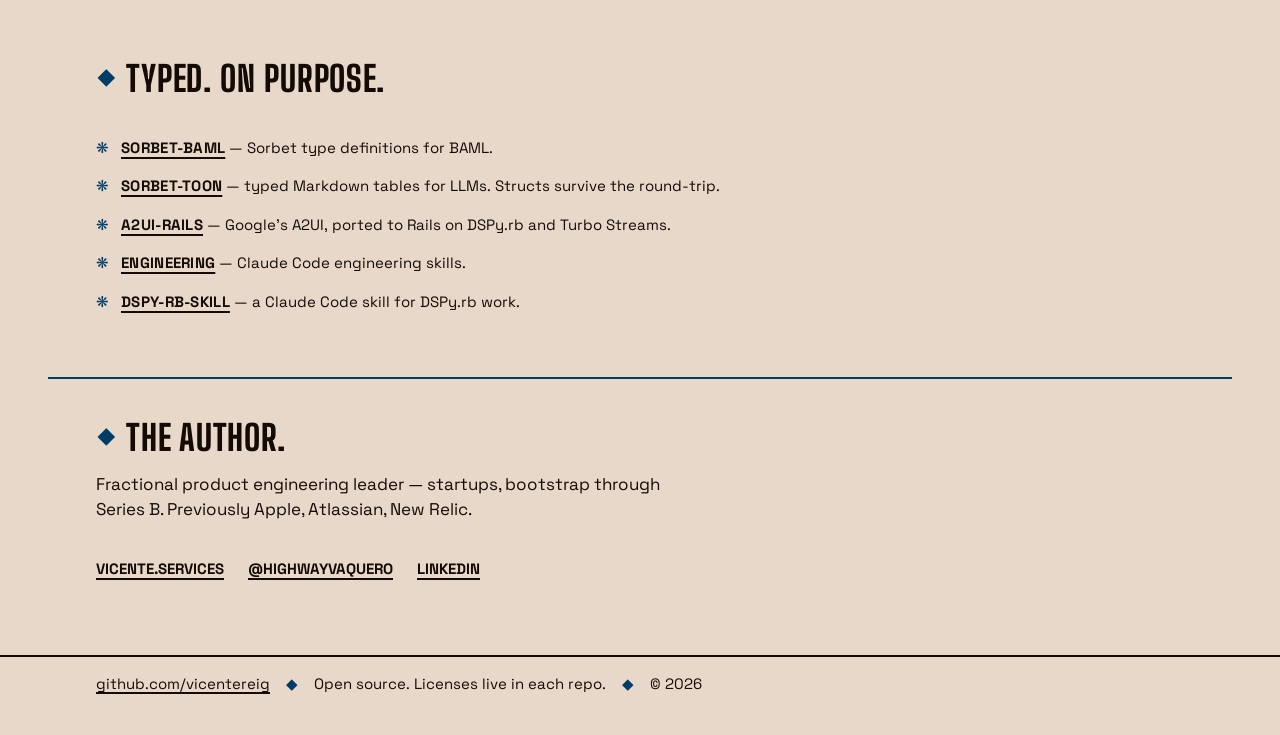
<file: carnival-c.html>
<!DOCTYPE html>
<html lang="en">
<head>
  <meta charset="UTF-8">
  <meta name="viewport" content="width=device-width, initial-scale=1, viewport-fit=cover">
  <title>Carnival C · Photographic — Vicente Reig</title>
  <meta name="description" content="The open-source works of Vicente Reig Rincón de Arellano — Carnival variant C.">
  <link rel="icon" href="data:image/svg+xml,%3Csvg xmlns='http://www.w3.org/2000/svg' viewBox='0 0 32 32'%3E%3Crect width='32' height='32' fill='%23e8e0d2'/%3E%3Ctext x='16' y='24' text-anchor='middle' font-family='Arial Black,sans-serif' font-weight='900' font-size='22' fill='%23191512'%3EV%3C/text%3E%3C/svg%3E">
  <link rel="preconnect" href="https://fonts.googleapis.com">
  <link rel="preconnect" href="https://fonts.gstatic.com" crossorigin>
  <link href="https://fonts.googleapis.com/css2?family=Big+Shoulders+Display:wght@700;800&family=Space+Grotesk:wght@400;500;700&display=swap" rel="stylesheet">
  <style>
/* Hallmark · genre: editorial (Carnival register) · macrostructure: Photographic · theme: Carnival (drop: Pressroom)
 * nav: N9 edge-aligned minimal · footer: Ft2 inline single line · enrichment: user photograph (H6 fold, poster-treated) · H6 knobs: area=16/7 crop, caption=lower-left band
 * contrast: pass (40–41) · slop: pass (42–45) · honest: pass (46) · chrome: pass (47) · tokens: pass (48) · responsive: pass (49) · mobile: pass (34, 49, 50–57) */
/* Hallmark · pre-emit critique: P5 H4 E4 S5 R5 V5 */

:root {
  --color-paper:      oklch(89% 0.025 65);
  --color-paper-2:    oklch(85% 0.030 62);
  --color-ink:        oklch(16% 0.02 60);
  --color-muted:      oklch(45% 0.025 55);
  --color-accent:     oklch(78% 0.18 75);
  --color-accent-2:   oklch(34% 0.10 240);
  --color-accent-ink: oklch(16% 0.02 60);
  --color-focus:      oklch(34% 0.10 240);

  --font-display: "Big Shoulders Display", "Arial Narrow", sans-serif;
  --font-body:    "Space Grotesk", ui-sans-serif, sans-serif;

  --text-sm: 0.9375rem;
  --text-base: 1.0625rem;
  --text-md: 1.25rem;
  --text-lg: 1.5625rem;
  --text-xl: 2.2rem;
  --text-display: clamp(2.6rem, 6vw + 1rem, 6rem);

  --space-2xs: 0.25rem; --space-xs: 0.5rem; --space-sm: 0.75rem; --space-md: 1rem;
  --space-lg: 1.5rem; --space-xl: 2.5rem; --space-2xl: 4rem; --space-3xl: 6rem;

  --rule-bold: 2px;
  --shadow-hard: 4px 4px 0 var(--color-ink);
  --ease-out: cubic-bezier(0.16, 1, 0.3, 1);
  --dur-micro: 120ms;
  --page-max: 74rem;
  --page-gutter: clamp(1rem, 4vw, 3rem);
}

* { box-sizing: border-box; }
html { overflow-x: clip; }
body { overflow-x: clip; margin: 0; background: var(--color-paper); color: var(--color-ink);
  font-family: var(--font-body); font-size: var(--text-base); line-height: 1.5; }

.page { max-width: var(--page-max); margin-inline: auto; padding-inline: var(--page-gutter); }

h1, h2, h3 { font-style: normal; overflow-wrap: anywhere; min-width: 0;
  font-family: var(--font-display); font-weight: 800; text-transform: uppercase;
  font-variation-settings: "wdth" 110; }

a { color: inherit; }
a:focus-visible { outline: 2px solid var(--color-focus); outline-offset: 2px; }

/* ---- nav · N9 edge-aligned ---- */
.nav { display: flex; align-items: center; justify-content: space-between;
  padding-block: var(--space-md); }
.nav__mark { font-family: var(--font-display); font-weight: 800; text-transform: uppercase;
  font-variation-settings: "wdth" 110; font-size: var(--text-lg); line-height: 1; text-decoration: none; }
.nav__cta { display: inline-flex; align-items: center; min-height: 44px; padding: var(--space-xs) var(--space-md);
  border: var(--rule-bold) solid var(--color-ink); box-shadow: var(--shadow-hard);
  background: var(--color-accent); color: var(--color-accent-ink);
  font-weight: 700; font-size: var(--text-sm); text-transform: uppercase; letter-spacing: 0.02em;
  text-decoration: none; white-space: nowrap; line-height: 1;
  transition: transform var(--dur-micro) var(--ease-out), box-shadow var(--dur-micro) var(--ease-out); }
.nav__cta:hover { transform: translate(-2px, -2px); box-shadow: 6px 6px 0 var(--color-ink); }
.nav__cta:active { transform: translate(2px, 2px); box-shadow: 0 0 0 var(--color-ink); }

/* ---- photographic fold · H6 ---- */
.fold { position: relative; margin-block-end: var(--space-2xl); }
.fold img { display: block; width: 100%; height: min(72svh, 40rem); object-fit: cover; object-position: 50% 22%;
  border: var(--rule-bold) solid var(--color-ink); box-shadow: var(--shadow-hard);
  filter: grayscale(1) contrast(1.15); mix-blend-mode: multiply; }
.fold figcaption { position: absolute; left: 0; bottom: var(--space-lg); max-width: min(34rem, 88%);
  background: var(--color-accent); color: var(--color-accent-ink);
  border: var(--rule-bold) solid var(--color-ink); box-shadow: var(--shadow-hard);
  padding: var(--space-md) var(--space-lg);
  font-family: var(--font-display); font-weight: 800; text-transform: uppercase;
  font-variation-settings: "wdth" 110; font-size: var(--text-xl); line-height: 1.04; letter-spacing: 0.02em;
  overflow-wrap: anywhere; min-width: 0; }
.fold figcaption .orn { color: var(--color-accent-2); }

/* ---- story ---- */
.story { padding-block-end: var(--space-2xl); }
.story h1 { margin: 0 0 var(--space-md); font-size: var(--text-display); line-height: 1.02; letter-spacing: -0.005em; max-width: 14ch; }
.story p { margin: 0 0 var(--space-lg); font-size: var(--text-md); max-width: 48ch; }
.story .ctas { display: flex; flex-wrap: wrap; gap: var(--space-lg); }
.btn { display: inline-flex; align-items: center; min-height: 48px; padding: var(--space-sm) var(--space-lg);
  font-weight: 700; font-size: var(--text-sm); text-transform: uppercase; letter-spacing: 0.02em;
  text-decoration: none; white-space: nowrap; line-height: 1;
  border: var(--rule-bold) solid var(--color-ink); box-shadow: var(--shadow-hard);
  transition: transform var(--dur-micro) var(--ease-out), box-shadow var(--dur-micro) var(--ease-out); }
.btn--fill { background: var(--color-accent); color: var(--color-accent-ink); }
.btn--line { background: var(--color-paper); color: var(--color-ink); }
.btn:hover { transform: translate(-2px, -2px); box-shadow: 6px 6px 0 var(--color-ink); }
.btn:active { transform: translate(2px, 2px); box-shadow: 0 0 0 var(--color-ink); }

/* ---- slate band: tools ---- */
.band { background: var(--color-accent-2); color: var(--color-paper);
  border-block: var(--rule-bold) solid var(--color-ink); }
.band .desk { padding-block: var(--space-2xl); }
.band h2 { margin: 0 0 var(--space-xl); font-size: var(--text-xl); line-height: 1.04; letter-spacing: 0.02em; }
.band h2 .orn { color: var(--color-accent); }
.band a:focus-visible { outline-color: var(--color-accent); }
.roster { list-style: none; margin: 0; padding: 0; display: grid;
  grid-template-columns: repeat(2, minmax(0, 1fr)); gap: var(--space-md) var(--space-2xl); }
.roster li { display: flex; gap: var(--space-sm); align-items: baseline;
  border-bottom: var(--rule-bold) solid oklch(from var(--color-paper) l c h / 0.25); padding-block: var(--space-sm); }
.roster .orn { color: var(--color-accent); flex-shrink: 0; }
.roster a { font-weight: 700; text-transform: uppercase; letter-spacing: 0.02em; white-space: nowrap;
  text-decoration-thickness: 2px; text-underline-offset: 4px; }
.roster a:hover { color: var(--color-accent); }
.roster a:active { opacity: 0.7; }
.roster span.desc { font-size: var(--text-sm); }

/* ---- paper desk: typed ruby ---- */
.desk { padding-block: var(--space-2xl); }
.desk h2 { margin: 0 0 var(--space-xl); font-size: var(--text-xl); line-height: 1.04; letter-spacing: 0.02em; }
.desk h2 .orn { color: var(--color-accent-2); }
.typed { list-style: none; margin: 0; padding: 0; display: grid; gap: var(--space-md); max-width: 62ch; }
.typed li { display: flex; gap: var(--space-sm); align-items: baseline; }
.typed .orn { color: var(--color-accent-2); flex-shrink: 0; }
.typed a { font-weight: 700; text-transform: uppercase; letter-spacing: 0.02em; white-space: nowrap;
  text-decoration-thickness: 2px; text-underline-offset: 4px; }
.typed a:hover { color: var(--color-accent-2); }
.typed a:active { color: var(--color-muted); }
.typed span { font-size: var(--text-sm); }

/* ---- about strip ---- */
.about { border-top: var(--rule-bold) solid var(--color-accent-2); padding-block: var(--space-xl) var(--space-2xl); }
.about h2 { margin: 0 0 var(--space-md); font-size: var(--text-xl); line-height: 1.04; letter-spacing: 0.02em; }
.about h2 .orn { color: var(--color-accent-2); }
.about p { margin: 0 0 var(--space-lg); max-width: 52ch; }
.about .links { display: flex; flex-wrap: wrap; gap: var(--space-lg); }
.about .links a { font-weight: 700; text-transform: uppercase; font-size: var(--text-sm); white-space: nowrap;
  text-decoration-thickness: 2px; text-underline-offset: 4px; min-height: 44px; display: inline-flex; align-items: center; }
.about .links a:hover { color: var(--color-accent-2); }
.about .links a:active { color: var(--color-muted); }

/* ---- footer · Ft2 inline ---- */
.foot { border-top: var(--rule-bold) solid var(--color-ink); padding-block: var(--space-md) var(--space-xl); }
.foot .page { display: flex; flex-wrap: wrap; gap: var(--space-xs) var(--space-md);
  font-size: var(--text-sm); align-items: center; }
.foot a { white-space: nowrap; text-decoration-thickness: 2px; text-underline-offset: 3px; }
.foot a:hover { color: var(--color-accent-2); }
.foot a:active { color: var(--color-muted); }
.foot .orn { color: var(--color-accent-2); }

@media (max-width: 60rem) {
  .roster { grid-template-columns: minmax(0, 1fr); }
}
@media (max-width: 40rem) {
  .fold figcaption { position: static; margin-top: calc(-1 * var(--rule-bold)); max-width: 100%;
    box-shadow: none; font-size: var(--text-lg); }
  .fold img { height: 60svh; box-shadow: none; }
}
@media (prefers-reduced-motion: reduce) {
  *, *::before, *::after { transition-duration: 150ms !important; }
  .btn:hover, .nav__cta:hover { transform: none; }
}
  </style>
</head>
<body>

<nav class="nav page" aria-label="Primary">
  <a class="nav__mark" href="/">Vicente Reig</a>
  <a class="nav__cta" href="https://github.com/vicentereig">GitHub</a>
</nav>

<header class="page">
  <figure class="fold">
    <img src="images/vicente-reig-speaking.jpg" width="533" height="799" fetchpriority="high"
         alt="Vicente Reig Rincón de Arellano speaking at a lectern, a projected prompt template behind him.">
    <figcaption><span class="orn">&#10059;</span> Prompts are programs.</figcaption>
  </figure>
</header>

<main>
  <section class="story page" aria-labelledby="story-h">
    <h1 id="story-h">The Ruby answer.</h1>
    <p>DSPy.rb: Stanford&rsquo;s DSPy, in Ruby &mdash; signatures, modules, optimizers, no brittle prompt strings. Turns out other people were tired of prompting too.</p>
    <div class="ctas">
      <a class="btn btn--fill" href="/dspy.rb">Visit DSPy.rb</a>
      <a class="btn btn--line" href="https://github.com/vicentereig/dspy.rb">Source</a>
    </div>
  </section>

  <div class="band" id="cli">
    <section class="desk page" aria-labelledby="cli-h">
      <h2 id="cli-h"><span class="orn">&#9670;</span> 7 CLIs. No dashboards.</h2>
      <ul class="roster">
        <li><span class="orn">&#10059;</span><span class="desc"><a href="https://github.com/vicentereig/quaid">quaid</a> &mdash; export ChatGPT and Claude conversations locally.</span></li>
        <li><span class="orn">&#10059;</span><span class="desc"><a href="https://github.com/vicentereig/plausible-cli">plausible-cli</a> &mdash; Plausible Analytics for agents and humans.</span></li>
        <li><span class="orn">&#10059;</span><span class="desc"><a href="https://github.com/vicentereig/garmin-cli">garmin-cli</a> &mdash; your Garmin Connect data, from the terminal.</span></li>
        <li><span class="orn">&#10059;</span><span class="desc"><a href="https://github.com/vicentereig/whatsapp-cli">whatsapp-cli</a> &mdash; WhatsApp with a JSON interface.</span></li>
        <li><span class="orn">&#10059;</span><span class="desc"><a href="https://github.com/vicentereig/orb">orb</a> &mdash; Orb billing forensics.</span></li>
        <li><span class="orn">&#10059;</span><span class="desc"><a href="https://github.com/vicentereig/lf-cli">lf-cli</a> &mdash; Langfuse traces and metrics.</span></li>
        <li><span class="orn">&#10059;</span><span class="desc"><a href="https://github.com/vicentereig/exa-ruby">exa-ruby</a> &mdash; typed client and CLI for Exa.ai search.</span></li>
      </ul>
    </section>
  </div>

  <section class="desk page" id="typed" aria-labelledby="typed-h">
    <h2 id="typed-h"><span class="orn">&#9670;</span> Typed. On purpose.</h2>
    <ul class="typed">
      <li><span class="orn">&#10059;</span><span><a href="/sorbet-baml">sorbet-baml</a> &mdash; Sorbet type definitions for BAML.</span></li>
      <li><span class="orn">&#10059;</span><span><a href="https://github.com/vicentereig/dspy.rb/blob/main/lib/sorbet/toon/README.md">sorbet-toon</a> &mdash; typed Markdown tables for LLMs. Structs survive the round-trip.</span></li>
      <li><span class="orn">&#10059;</span><span><a href="https://github.com/vicentereig/a2ui-rails">a2ui-rails</a> &mdash; Google&rsquo;s A2UI, ported to Rails on DSPy.rb and Turbo Streams.</span></li>
      <li><span class="orn">&#10059;</span><span><a href="https://github.com/vicentereig/engineering">engineering</a> &mdash; Claude Code engineering skills.</span></li>
      <li><span class="orn">&#10059;</span><span><a href="https://github.com/vicentereig/dspy-rb-skill">dspy-rb-skill</a> &mdash; a Claude Code skill for DSPy.rb work.</span></li>
    </ul>
  </section>

  <section class="about page" aria-labelledby="about-h">
    <h2 id="about-h"><span class="orn">&#9670;</span> The author.</h2>
    <p>Fractional product engineering leader &mdash; startups, bootstrap through Series&nbsp;B. Previously Apple, Atlassian, New&nbsp;Relic.</p>
    <div class="links">
      <a href="https://vicente.services">vicente.services</a>
      <a href="https://x.com/highwayvaquero">@highwayvaquero</a>
      <a href="https://linkedin.com/in/vicentereig">LinkedIn</a>
    </div>
  </section>
</main>

<footer class="foot">
  <div class="page">
    <a href="https://github.com/vicentereig">github.com/vicentereig</a>
    <span class="orn" aria-hidden="true">&#9670;</span>
    <span>Open source. Licenses live in each repo.</span>
    <span class="orn" aria-hidden="true">&#9670;</span>
    <span>&copy; 2026</span>
  </div>
</footer>

</body>
</html>
</file>
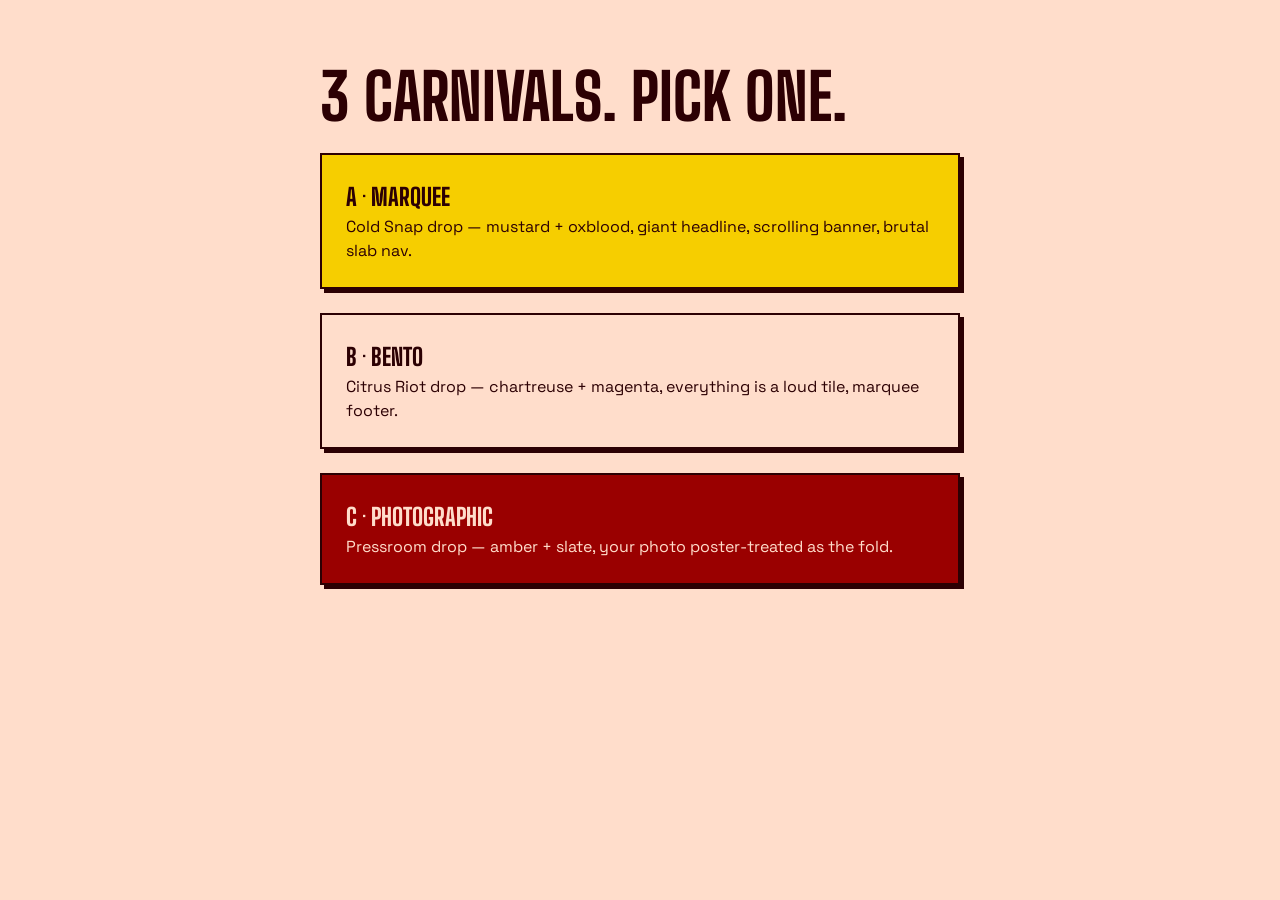
<file: carnival.html>
<!DOCTYPE html>
<html lang="en">
<head>
  <meta charset="UTF-8">
  <meta name="viewport" content="width=device-width, initial-scale=1">
  <title>Carnival variants — pick one</title>
  <link rel="preconnect" href="https://fonts.googleapis.com">
  <link rel="preconnect" href="https://fonts.gstatic.com" crossorigin>
  <link href="https://fonts.googleapis.com/css2?family=Big+Shoulders+Display:wght@800&family=Space+Grotesk:wght@400;700&display=swap" rel="stylesheet">
  <style>
/* Hallmark · utility: variant picker (not a production page) */
:root {
  --color-paper: oklch(92% 0.045 50); --color-ink: oklch(18% 0.080 20);
  --color-accent: oklch(86% 0.18 95); --color-accent-2: oklch(40% 0.21 25);
  --color-focus: oklch(40% 0.21 25);
  --font-display: "Big Shoulders Display", sans-serif; --font-body: "Space Grotesk", sans-serif;
  --space-md: 1rem; --space-lg: 1.5rem; --space-xl: 2.5rem; --space-2xl: 4rem;
}
* { box-sizing: border-box; }
html, body { overflow-x: clip; }
body { margin: 0; background: var(--color-paper); color: var(--color-ink);
  font-family: var(--font-body); line-height: 1.5;
  max-width: 46rem; margin-inline: auto; padding: var(--space-2xl) clamp(1rem, 4vw, 3rem); }
h1 { font-family: var(--font-display); font-weight: 800; text-transform: uppercase;
  font-variation-settings: "wdth" 110; font-size: clamp(2.4rem, 6vw, 4rem); line-height: 1.02;
  margin: 0 0 var(--space-lg); overflow-wrap: anywhere; }
ul { list-style: none; padding: 0; margin: 0; display: grid; gap: var(--space-lg); }
a { display: block; border: 2px solid var(--color-ink); box-shadow: 4px 4px 0 var(--color-ink);
  background: var(--color-accent); color: var(--color-ink); text-decoration: none;
  padding: var(--space-lg); transition: transform 120ms cubic-bezier(0.16, 1, 0.3, 1); }
li:nth-child(2) a { background: var(--color-paper); }
li:nth-child(3) a { background: var(--color-accent-2); color: var(--color-paper); }
a:hover { transform: translate(-2px, -2px); }
a:active { transform: translate(2px, 2px); }
a:focus-visible { outline: 2px solid var(--color-focus); outline-offset: 2px; }
b { font-family: var(--font-display); font-weight: 800; text-transform: uppercase;
  font-variation-settings: "wdth" 110; font-size: 1.5rem; display: block; }
@media (prefers-reduced-motion: reduce) { a:hover { transform: none; } }
  </style>
</head>
<body>
  <h1>3 Carnivals. Pick one.</h1>
  <ul>
    <li><a href="carnival-a.html"><b>A &middot; Marquee</b> Cold Snap drop &mdash; mustard + oxblood, giant headline, scrolling banner, brutal slab nav.</a></li>
    <li><a href="carnival-b.html"><b>B &middot; Bento</b> Citrus Riot drop &mdash; chartreuse + magenta, everything is a loud tile, marquee footer.</a></li>
    <li><a href="carnival-c.html"><b>C &middot; Photographic</b> Pressroom drop &mdash; amber + slate, your photo poster-treated as the fold.</a></li>
  </ul>
</body>
</html>
</file>
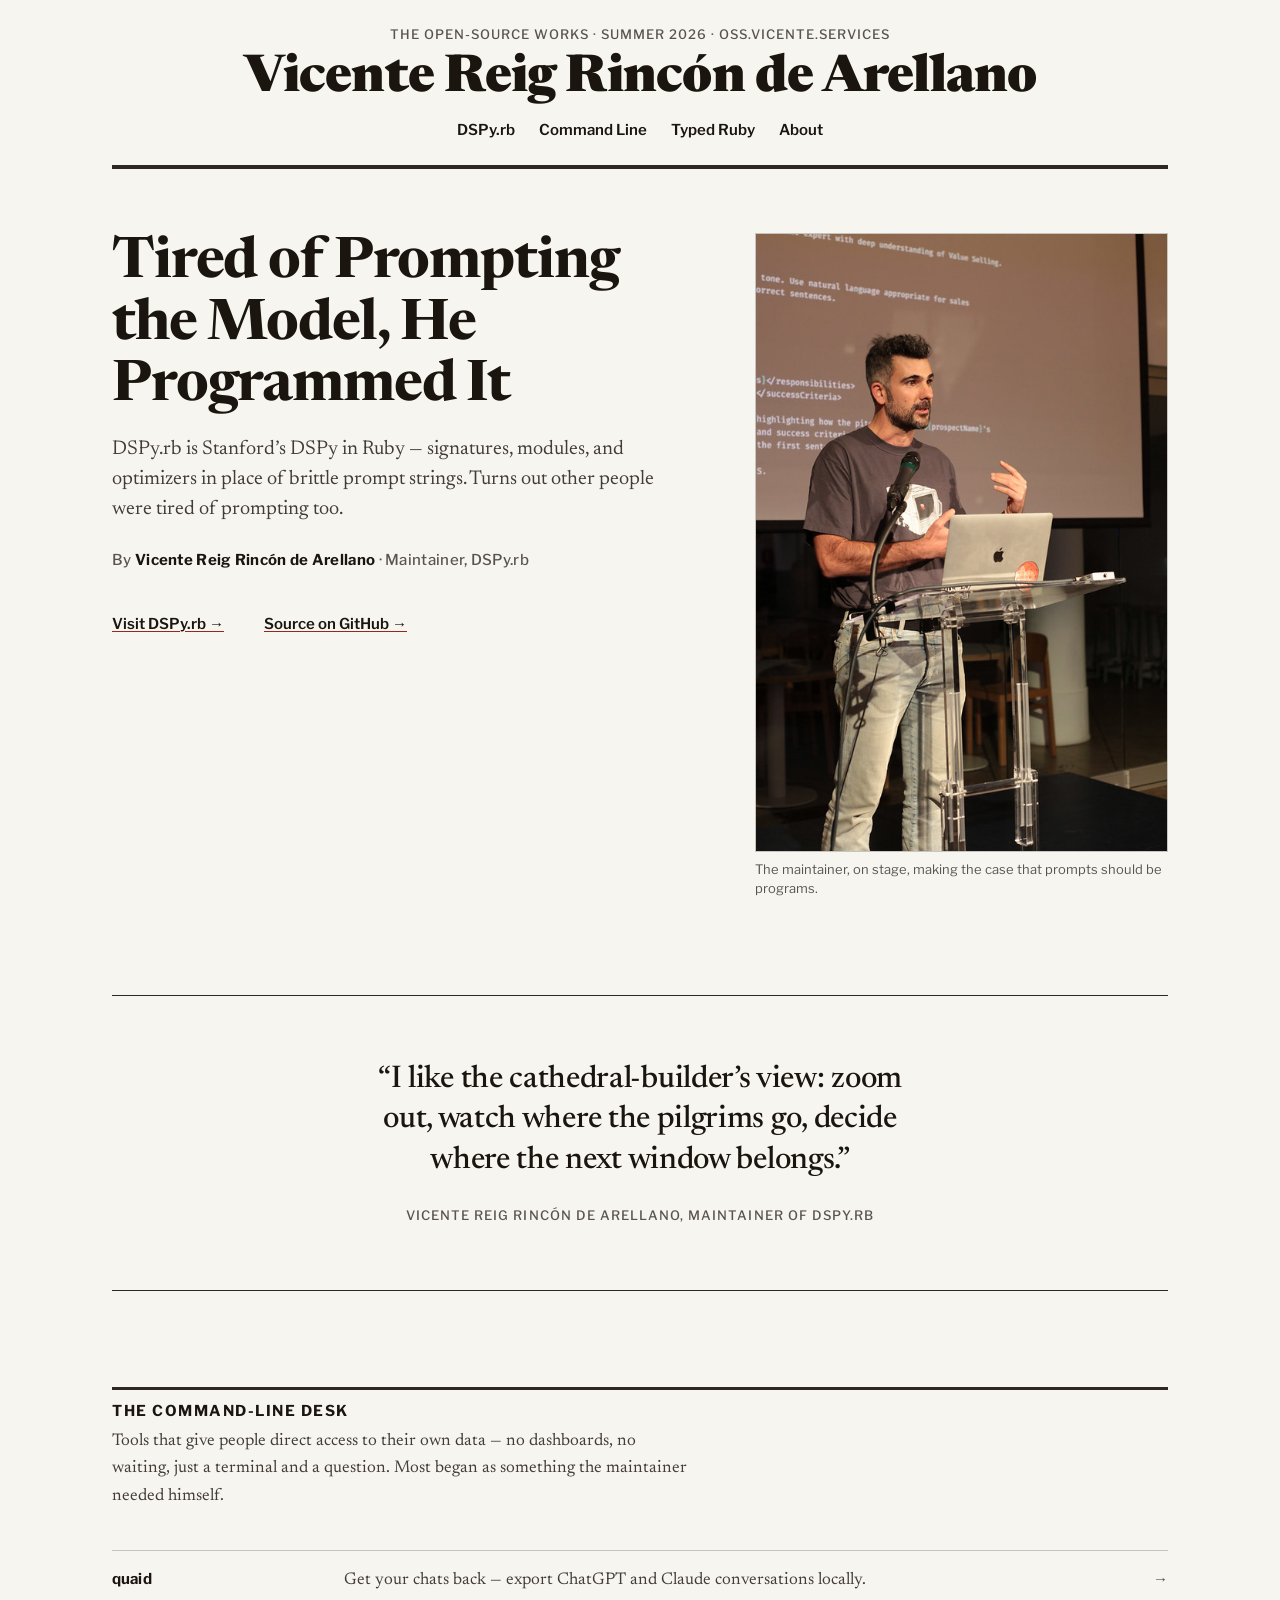
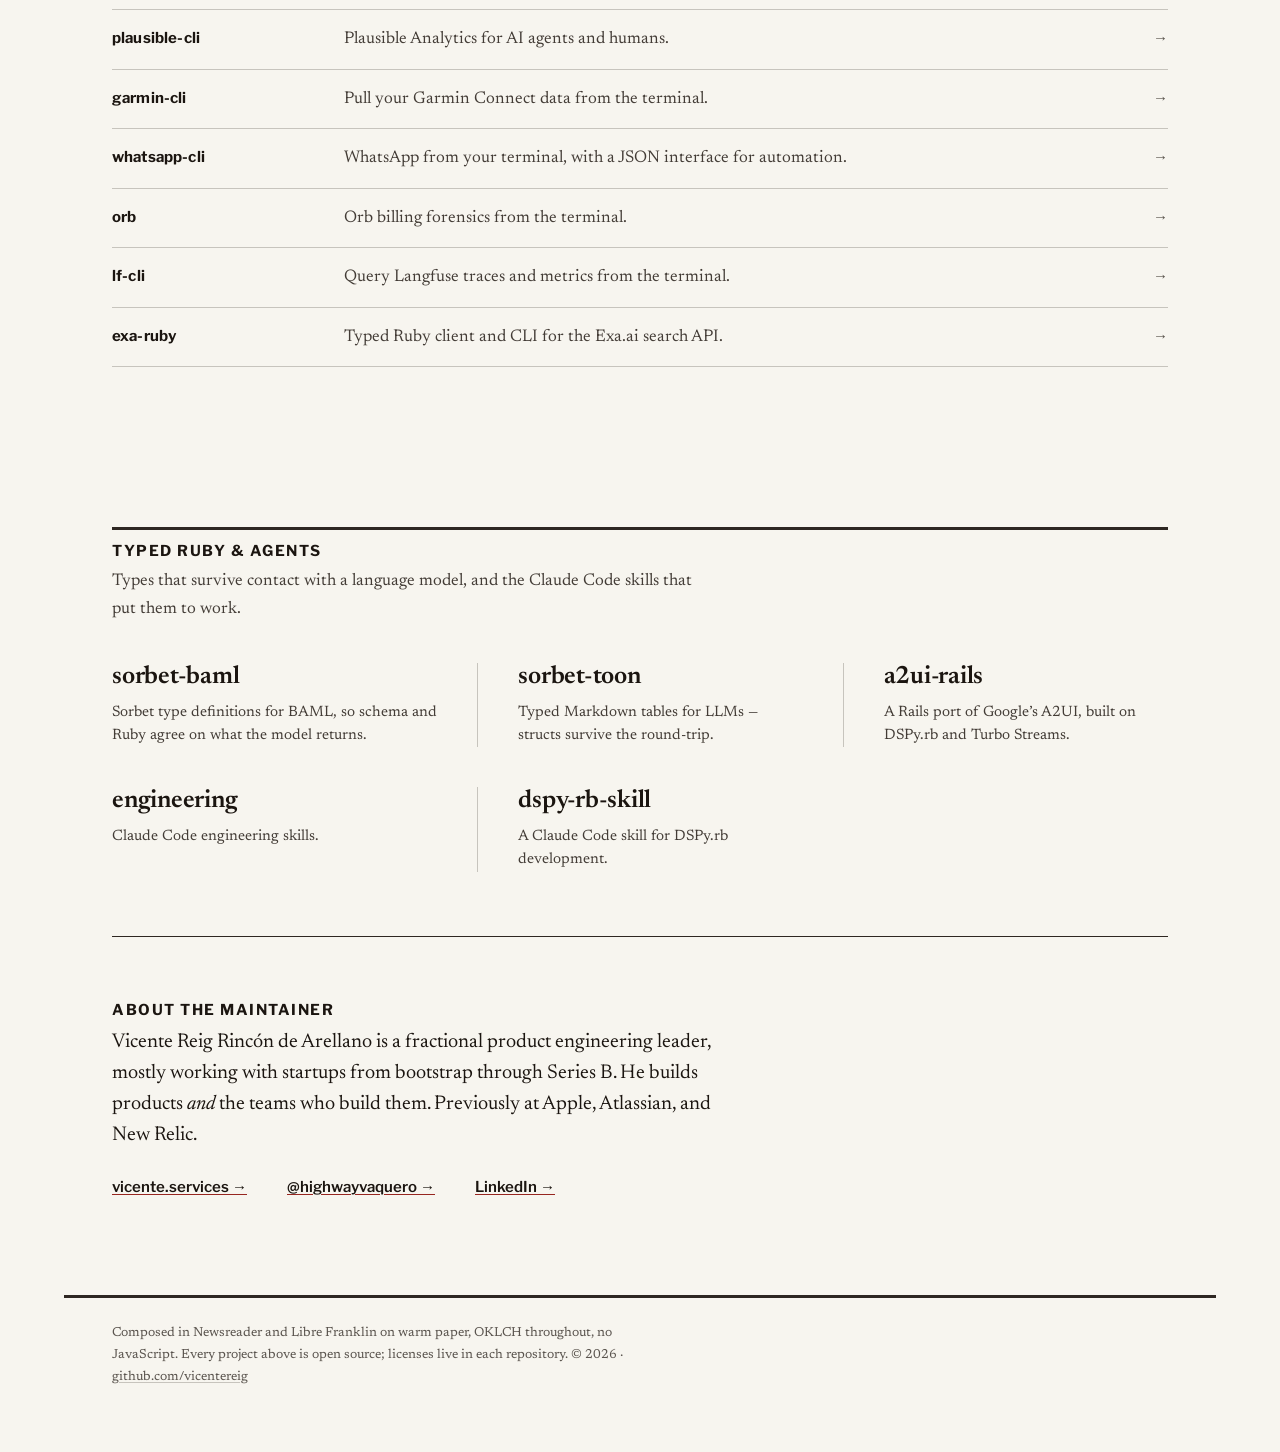
<file: newsprint.html>
<!DOCTYPE html>
<html lang="en">
<head>
  <meta charset="UTF-8">
  <meta name="viewport" content="width=device-width, initial-scale=1, viewport-fit=cover">
  <title>Vicente Reig Rincón de Arellano · The Open-Source Works</title>
  <meta name="description" content="The open-source works of Vicente Reig Rincón de Arellano — DSPy.rb, command-line tools, and typed Ruby for the age of language models.">
  <meta property="og:title" content="Vicente Reig Rincón de Arellano · The Open-Source Works">
  <meta property="og:description" content="DSPy.rb, command-line tools, and typed Ruby for the age of language models.">
  <meta property="og:image" content="https://oss.vicente.services/images/vicente-reig-speaking.jpg">
  <meta property="og:url" content="https://oss.vicente.services/">
  <link rel="icon" href="data:image/svg+xml,%3Csvg xmlns='http://www.w3.org/2000/svg' viewBox='0 0 32 32'%3E%3Crect width='32' height='32' fill='%23f5f2ea'/%3E%3Ctext x='16' y='24' text-anchor='middle' font-family='Georgia,serif' font-weight='bold' font-size='24' fill='%23231f1a'%3EV%3C/text%3E%3C/svg%3E">
  <link rel="preconnect" href="https://fonts.googleapis.com">
  <link rel="preconnect" href="https://fonts.gstatic.com" crossorigin>
  <link href="https://fonts.googleapis.com/css2?family=Newsreader:ital,opsz,wght@0,6..72,400..800;1,6..72,400..600&family=Libre+Franklin:wght@400;500;600;700&display=swap" rel="stylesheet">
  <link rel="stylesheet" href="newsprint-tokens.css">
  <link rel="stylesheet" href="newsprint.css">
</head>
<body>

<header class="mast page">
  <p class="mast__line">The Open-Source Works · Summer 2026 · oss.vicente.services</p>
  <p class="mast__name">Vicente Reig Rinc&oacute;n de&nbsp;Arellano</p>
  <nav class="mast__nav" aria-label="Sections">
    <ul>
      <li><a href="#dspy">DSPy.rb</a></li>
      <li><a href="#cli">Command Line</a></li>
      <li><a href="#ruby">Typed Ruby</a></li>
      <li><a href="#about">About</a></li>
    </ul>
  </nav>
  <div class="mast__rule" aria-hidden="true"></div>
</header>

<main class="page">

  <section class="lead" id="dspy" aria-labelledby="lead-hl">
    <div class="lead__story">
      <h1 class="lead__hl" id="lead-hl"><a href="/dspy.rb">Tired of Prompting the Model, He Programmed&nbsp;It</a></h1>
      <p class="lead__deck">DSPy.rb is Stanford&rsquo;s DSPy in Ruby &mdash; signatures, modules, and optimizers in place of brittle prompt strings. Turns out other people were tired of prompting too.</p>
      <p class="byline">By <b>Vicente Reig Rinc&oacute;n de Arellano</b> · Maintainer, DSPy.rb</p>
      <div class="lead__links">
        <a class="link" href="/dspy.rb">Visit DSPy.rb &rarr;</a>
        <a class="link" href="https://github.com/vicentereig/dspy.rb">Source on GitHub &rarr;</a>
      </div>
    </div>
    <figure class="lead__photo">
      <img src="images/vicente-reig-speaking.jpg" width="533" height="799" fetchpriority="high"
           alt="Vicente Reig Rincón de Arellano speaking at a lectern with a laptop, a projected prompt template filling the screen behind him.">
      <figcaption>The maintainer, on stage, making the case that prompts should be programs.</figcaption>
    </figure>
  </section>

  <section class="quote-room" aria-label="Pull quote">
    <blockquote>&ldquo;I like the cathedral-builder&rsquo;s view: zoom out, watch where the pilgrims go, decide where the next window belongs.&rdquo;</blockquote>
    <p class="attribution">Vicente Reig Rinc&oacute;n de Arellano, maintainer of DSPy.rb</p>
  </section>

  <section class="desk" id="cli" aria-labelledby="cli-head">
    <h2 class="desk__head" id="cli-head">The Command-Line Desk</h2>
    <p class="desk__intro">Tools that give people direct access to their own data &mdash; no dashboards, no waiting, just a terminal and a question. Most began as something the maintainer needed himself.</p>
    <ul class="listing">
      <li><a href="https://github.com/vicentereig/quaid">
        <span class="listing__name">quaid</span>
        <span class="listing__desc">Get your chats back &mdash; export ChatGPT and Claude conversations locally.</span>
        <span class="listing__mark" aria-hidden="true">&rarr;</span>
      </a></li>
      <li><a href="https://github.com/vicentereig/plausible-cli">
        <span class="listing__name">plausible-cli</span>
        <span class="listing__desc">Plausible Analytics for AI agents and humans.</span>
        <span class="listing__mark" aria-hidden="true">&rarr;</span>
      </a></li>
      <li><a href="https://github.com/vicentereig/garmin-cli">
        <span class="listing__name">garmin-cli</span>
        <span class="listing__desc">Pull your Garmin Connect data from the terminal.</span>
        <span class="listing__mark" aria-hidden="true">&rarr;</span>
      </a></li>
      <li><a href="https://github.com/vicentereig/whatsapp-cli">
        <span class="listing__name">whatsapp-cli</span>
        <span class="listing__desc">WhatsApp from your terminal, with a JSON interface for automation.</span>
        <span class="listing__mark" aria-hidden="true">&rarr;</span>
      </a></li>
      <li><a href="https://github.com/vicentereig/orb">
        <span class="listing__name">orb</span>
        <span class="listing__desc">Orb billing forensics from the terminal.</span>
        <span class="listing__mark" aria-hidden="true">&rarr;</span>
      </a></li>
      <li><a href="https://github.com/vicentereig/lf-cli">
        <span class="listing__name">lf-cli</span>
        <span class="listing__desc">Query Langfuse traces and metrics from the terminal.</span>
        <span class="listing__mark" aria-hidden="true">&rarr;</span>
      </a></li>
      <li><a href="https://github.com/vicentereig/exa-ruby">
        <span class="listing__name">exa-ruby</span>
        <span class="listing__desc">Typed Ruby client and CLI for the Exa.ai search API.</span>
        <span class="listing__mark" aria-hidden="true">&rarr;</span>
      </a></li>
    </ul>
  </section>

  <section class="desk" id="ruby" aria-labelledby="ruby-head">
    <h2 class="desk__head" id="ruby-head">Typed Ruby &amp; Agents</h2>
    <p class="desk__intro">Types that survive contact with a language model, and the Claude Code skills that put them to work.</p>
    <div class="briefs">
      <article class="brief">
        <h3><a href="/sorbet-baml">sorbet-baml</a></h3>
        <p>Sorbet type definitions for BAML, so schema and Ruby agree on what the model returns.</p>
      </article>
      <article class="brief">
        <h3><a href="https://github.com/vicentereig/dspy.rb/blob/main/lib/sorbet/toon/README.md">sorbet-toon</a></h3>
        <p>Typed Markdown tables for LLMs &mdash; structs survive the round-trip.</p>
      </article>
      <article class="brief">
        <h3><a href="https://github.com/vicentereig/a2ui-rails">a2ui-rails</a></h3>
        <p>A Rails port of Google&rsquo;s A2UI, built on DSPy.rb and Turbo Streams.</p>
      </article>
      <article class="brief">
        <h3><a href="https://github.com/vicentereig/engineering">engineering</a></h3>
        <p>Claude Code engineering skills.</p>
      </article>
      <article class="brief">
        <h3><a href="https://github.com/vicentereig/dspy-rb-skill">dspy-rb-skill</a></h3>
        <p>A Claude Code skill for DSPy.rb development.</p>
      </article>
    </div>
  </section>

  <section class="about" id="about" aria-labelledby="about-head">
    <h2 class="desk__head" id="about-head">About the Maintainer</h2>
    <p class="about__body">Vicente Reig Rinc&oacute;n de Arellano is a fractional product engineering leader, mostly working with startups from bootstrap through Series&nbsp;B. He builds products <em>and</em> the teams who build them. Previously at Apple, Atlassian, and New&nbsp;Relic.</p>
    <div class="about__links">
      <a class="link" href="https://vicente.services">vicente.services &rarr;</a>
      <a class="link" href="https://x.com/highwayvaquero">@highwayvaquero &rarr;</a>
      <a class="link" href="https://linkedin.com/in/vicentereig">LinkedIn &rarr;</a>
    </div>
  </section>

</main>

<footer class="colophon page">
  <p>Composed in Newsreader and Libre Franklin on warm paper, OKLCH throughout, no JavaScript. Every project above is open source; licenses live in each repository. &copy; 2026 · <a href="https://github.com/vicentereig">github.com/vicentereig</a></p>
</footer>

</body>
</html>
</file>
<file: tokens.css>
/* Hallmark · genre: editorial (Carnival register) · macrostructure: Photographic · theme: Carnival (drop: Pressroom) · nav: N9 · footer: Ft2 · anchor: amber/slate */

:root {
  /* Paper band: light (89%) · display: display-heavy (Big Shoulders 800, wdth 110) · accents: amber-gold + slate-blue */
  --color-paper:      oklch(89% 0.025 65);
  --color-paper-2:    oklch(85% 0.030 62);
  --color-ink:        oklch(16% 0.02 60);
  --color-muted:      oklch(45% 0.025 55);
  --color-accent:     oklch(78% 0.18 75);
  --color-accent-2:   oklch(34% 0.10 240);
  --color-accent-ink: oklch(16% 0.02 60);
  --color-focus:      oklch(34% 0.10 240);

  --font-display: "Big Shoulders Display", "Arial Narrow", sans-serif;
  --font-body:    "Space Grotesk", ui-sans-serif, sans-serif;

  --text-sm: 0.9375rem;
  --text-base: 1.0625rem;
  --text-md: 1.25rem;
  --text-lg: 1.5625rem;
  --text-xl: 2.2rem;
  --text-display: clamp(2.6rem, 6vw + 1rem, 6rem);

  --space-2xs: 0.25rem;
  --space-xs:  0.5rem;
  --space-sm:  0.75rem;
  --space-md:  1rem;
  --space-lg:  1.5rem;
  --space-xl:  2.5rem;
  --space-2xl: 4rem;
  --space-3xl: 6rem;

  --rule-bold: 2px;
  --shadow-hard: 4px 4px 0 var(--color-ink);

  --ease-out: cubic-bezier(0.16, 1, 0.3, 1);
  --dur-micro: 120ms;

  --page-max: 74rem;
  --page-gutter: clamp(1rem, 4vw, 3rem);
}
</file>
<file: style.css>
/* Hallmark · genre: editorial (Carnival register) · macrostructure: Photographic · theme: Carnival (drop: Pressroom)
 * nav: N9 edge-aligned minimal · footer: Ft2 inline single line · enrichment: user photograph (H6 fold, poster-treated) · H6 knobs: area=viewport-capped crop, caption=lower-left plate
 * contrast: pass (40–41) · slop: pass (42–45) · honest: pass (46) · chrome: pass (47) · tokens: pass (48) · responsive: pass (49) · mobile: pass (34, 49, 50–57) */
/* Hallmark · pre-emit critique: P5 H4 E4 S5 R5 V5 */

* { box-sizing: border-box; }
html { overflow-x: clip; }
body { overflow-x: clip; margin: 0; background: var(--color-paper); color: var(--color-ink);
  font-family: var(--font-body); font-size: var(--text-base); line-height: 1.5; }

.page { max-width: var(--page-max); margin-inline: auto; padding-inline: var(--page-gutter); }

h1, h2, h3 { font-style: normal; overflow-wrap: anywhere; min-width: 0;
  font-family: var(--font-display); font-weight: 800; text-transform: uppercase;
  font-variation-settings: "wdth" 110; }

a { color: inherit; }
a:focus-visible { outline: 2px solid var(--color-focus); outline-offset: 2px; }

/* ---- nav · N9 edge-aligned ---- */
.nav { display: flex; align-items: center; justify-content: space-between;
  padding-block: var(--space-md); }
.nav__mark { font-family: var(--font-display); font-weight: 800; text-transform: uppercase;
  font-variation-settings: "wdth" 110; font-size: var(--text-lg); line-height: 1; text-decoration: none; }
.nav__cta { display: inline-flex; align-items: center; min-height: 44px; padding: var(--space-xs) var(--space-md);
  border: var(--rule-bold) solid var(--color-ink); box-shadow: var(--shadow-hard);
  background: var(--color-accent); color: var(--color-accent-ink);
  font-weight: 700; font-size: var(--text-sm); text-transform: uppercase; letter-spacing: 0.02em;
  text-decoration: none; white-space: nowrap; line-height: 1;
  transition: transform var(--dur-micro) var(--ease-out), box-shadow var(--dur-micro) var(--ease-out); }
.nav__cta:hover { transform: translate(-2px, -2px); box-shadow: 6px 6px 0 var(--color-ink); }
.nav__cta:active { transform: translate(2px, 2px); box-shadow: 0 0 0 var(--color-ink); }

/* ---- photographic fold · H6 ---- */
.fold { position: relative; margin-block-end: var(--space-2xl); }
.fold img { display: block; width: 100%; height: min(72svh, 40rem); object-fit: cover; object-position: 50% 22%;
  border: var(--rule-bold) solid var(--color-ink); box-shadow: var(--shadow-hard);
  filter: grayscale(1) contrast(1.15); mix-blend-mode: multiply; }
.fold figcaption { position: absolute; left: 0; bottom: var(--space-lg); max-width: min(34rem, 88%);
  background: var(--color-accent); color: var(--color-accent-ink);
  border: var(--rule-bold) solid var(--color-ink); box-shadow: var(--shadow-hard);
  padding: var(--space-md) var(--space-lg);
  font-family: var(--font-display); font-weight: 800; text-transform: uppercase;
  font-variation-settings: "wdth" 110; font-size: var(--text-xl); line-height: 1.04; letter-spacing: 0.02em;
  overflow-wrap: anywhere; min-width: 0; }
.fold figcaption .orn { color: var(--color-accent-2); }

/* ---- story ---- */
.story { padding-block-end: var(--space-2xl); }
.story h1 { margin: 0 0 var(--space-md); font-size: var(--text-display); line-height: 1.02; letter-spacing: -0.005em; max-width: 14ch; }
.story p { margin: 0 0 var(--space-lg); font-size: var(--text-md); max-width: 48ch; }
.story .ctas { display: flex; flex-wrap: wrap; gap: var(--space-lg); }
.btn { display: inline-flex; align-items: center; min-height: 48px; padding: var(--space-sm) var(--space-lg);
  font-weight: 700; font-size: var(--text-sm); text-transform: uppercase; letter-spacing: 0.02em;
  text-decoration: none; white-space: nowrap; line-height: 1;
  border: var(--rule-bold) solid var(--color-ink); box-shadow: var(--shadow-hard);
  transition: transform var(--dur-micro) var(--ease-out), box-shadow var(--dur-micro) var(--ease-out); }
.btn--fill { background: var(--color-accent); color: var(--color-accent-ink); }
.btn--line { background: var(--color-paper); color: var(--color-ink); }
.btn:hover { transform: translate(-2px, -2px); box-shadow: 6px 6px 0 var(--color-ink); }
.btn:active { transform: translate(2px, 2px); box-shadow: 0 0 0 var(--color-ink); }

/* ---- slate band: tools ---- */
.band { background: var(--color-accent-2); color: var(--color-paper);
  border-block: var(--rule-bold) solid var(--color-ink); }
.band .desk { padding-block: var(--space-2xl); }
.band h2 .orn { color: var(--color-accent); }
.band a:focus-visible { outline-color: var(--color-accent); }
.roster { list-style: none; margin: 0; padding: 0; display: grid;
  grid-template-columns: repeat(2, minmax(0, 1fr)); gap: var(--space-md) var(--space-2xl); }
.roster li { display: flex; gap: var(--space-sm); align-items: baseline;
  border-bottom: var(--rule-bold) solid oklch(from var(--color-paper) l c h / 0.25); padding-block: var(--space-sm); }
.roster .orn { color: var(--color-accent); flex-shrink: 0; }
.roster a { font-weight: 700; text-transform: uppercase; letter-spacing: 0.02em; white-space: nowrap;
  text-decoration-thickness: 2px; text-underline-offset: 4px; }
.roster a:hover { color: var(--color-accent); }
.roster a:active { opacity: 0.7; }
.roster span.desc { font-size: var(--text-sm); }

/* ---- paper desk: typed ruby ---- */
.desk { padding-block: var(--space-2xl); }
.desk h2 { margin: 0 0 var(--space-xl); font-size: var(--text-xl); line-height: 1.04; letter-spacing: 0.02em; }
.desk h2 .orn { color: var(--color-accent-2); }
.typed { list-style: none; margin: 0; padding: 0; display: grid; gap: var(--space-md); max-width: 62ch; }
.typed li { display: flex; gap: var(--space-sm); align-items: baseline; }
.typed .orn { color: var(--color-accent-2); flex-shrink: 0; }
.typed a { font-weight: 700; text-transform: uppercase; letter-spacing: 0.02em; white-space: nowrap;
  text-decoration-thickness: 2px; text-underline-offset: 4px; }
.typed a:hover { color: var(--color-accent-2); }
.typed a:active { color: var(--color-muted); }
.typed span { font-size: var(--text-sm); }

/* ---- about strip ---- */
.about { border-top: var(--rule-bold) solid var(--color-accent-2); padding-block: var(--space-xl) var(--space-2xl); }
.about h2 { margin: 0 0 var(--space-md); font-size: var(--text-xl); line-height: 1.04; letter-spacing: 0.02em; }
.about h2 .orn { color: var(--color-accent-2); }
.about p { margin: 0 0 var(--space-lg); max-width: 52ch; }
.about .links { display: flex; flex-wrap: wrap; gap: var(--space-lg); }
.about .links a { font-weight: 700; text-transform: uppercase; font-size: var(--text-sm); white-space: nowrap;
  text-decoration-thickness: 2px; text-underline-offset: 4px; min-height: 44px; display: inline-flex; align-items: center; }
.about .links a:hover { color: var(--color-accent-2); }
.about .links a:active { color: var(--color-muted); }

/* ---- footer · Ft2 inline ---- */
.foot { border-top: var(--rule-bold) solid var(--color-ink); padding-block: var(--space-md) var(--space-xl); }
.foot .page { display: flex; flex-wrap: wrap; gap: var(--space-xs) var(--space-md);
  font-size: var(--text-sm); align-items: center; }
.foot a { white-space: nowrap; text-decoration-thickness: 2px; text-underline-offset: 3px; }
.foot a:hover { color: var(--color-accent-2); }
.foot a:active { color: var(--color-muted); }
.foot .orn { color: var(--color-accent-2); }

@media (max-width: 60rem) {
  .roster { grid-template-columns: minmax(0, 1fr); }
}
@media (max-width: 40rem) {
  .fold figcaption { position: static; margin-top: calc(-1 * var(--rule-bold)); max-width: 100%;
    box-shadow: none; font-size: var(--text-lg); }
  .fold img { height: 60svh; box-shadow: none; }
}
@media (prefers-reduced-motion: reduce) {
  *, *::before, *::after { transition-duration: 150ms !important; }
  .btn:hover, .nav__cta:hover { transform: none; }
}
</file>
<file: newsprint-tokens.css>
/* Hallmark · genre: editorial · macrostructure: Ecosystem Index · theme: Newsprint · enrichment: user photograph (H2 diptych) · nav: N6 · footer: Ft4 · tone: editorial · anchor hue: 85 warm */

:root {
  /* Paper band: light (97%) · display: roman-serif · accent: warm printer's red */
  --color-paper:     oklch(97% 0.008 85);
  --color-paper-2:   oklch(94% 0.010 85);
  --color-rule:      oklch(82% 0.010 85);
  --color-rule-dark: oklch(28% 0.014 60);
  --color-neutral:   oklch(45% 0.012 70);
  --color-muted:     oklch(36% 0.014 60);
  --color-ink:       oklch(20% 0.014 60);
  --color-accent:    oklch(45% 0.150 28);
  --color-focus:     oklch(45% 0.150 28);

  --font-display: "Newsreader", ui-serif, Georgia, serif;
  --font-body:    "Newsreader", ui-serif, Georgia, serif;
  --font-label:   "Libre Franklin", ui-sans-serif, "Helvetica Neue", sans-serif;

  --text-xs:   0.8125rem;  /* captions, credits        */
  --text-sm:   0.9375rem;  /* bylines, labels          */
  --text-base: 1.0625rem;  /* body prose               */
  --text-md:   1.25rem;    /* decks, ledes             */
  --text-lg:   1.5625rem;  /* briefs headings          */
  --text-xl:   1.953rem;   /* pull quote floor         */
  --text-2xl:  2.441rem;   /* masthead floor           */
  --text-display:   clamp(2.4rem, 3.2vw + 1rem, 4rem);
  --text-display-s: clamp(1.9rem, 2vw + 1rem, 2.75rem);

  --space-3xs: 0.125rem;
  --space-2xs: 0.25rem;
  --space-xs:  0.5rem;
  --space-sm:  0.75rem;
  --space-md:  1rem;
  --space-lg:  1.5rem;
  --space-xl:  2.5rem;
  --space-2xl: 4rem;
  --space-3xl: 6rem;

  --rule-hair:  1px;
  --rule-thick: 3px;

  --ease-out:    cubic-bezier(0.16, 1, 0.3, 1);
  --ease-in:     cubic-bezier(0.7, 0, 0.84, 0);
  --ease-in-out: cubic-bezier(0.65, 0, 0.35, 1);

  --dur-micro: 120ms;
  --dur-short: 220ms;

  --page-max:    72rem;
  --page-gutter: clamp(1rem, 4vw, 3rem);
}
</file>
<file: newsprint.css>
/* Hallmark · genre: editorial · macrostructure: Ecosystem Index · theme: Newsprint · enrichment: user photograph (H2 diptych, ratio 4/3 knob: portrait) · nav: N6 (issue line above, double rule) · footer: Ft4 (serif knob, single block) · tone: editorial · anchor hue: 85 warm */
/* Hallmark · pre-emit critique: P5 H5 E4 S5 R5 V4 */

* { box-sizing: border-box; }

html { overflow-x: clip; }
body { overflow-x: clip; }

body {
  margin: 0;
  background: var(--color-paper);
  color: var(--color-ink);
  font-family: var(--font-body);
  font-size: var(--text-base);
  line-height: 1.6;
  font-optical-sizing: auto;
  -webkit-font-smoothing: antialiased;
  text-rendering: optimizeLegibility;
}

.page {
  max-width: var(--page-max);
  margin-inline: auto;
  padding-inline: var(--page-gutter);
}

h1, h2, h3 {
  font-style: normal;
  overflow-wrap: anywhere;
  min-width: 0;
}

a {
  color: inherit;
  text-decoration-color: var(--color-rule);
  text-decoration-thickness: 1px;
  text-underline-offset: 2px;
  transition: text-decoration-color var(--dur-micro) var(--ease-out),
              color var(--dur-micro) var(--ease-out);
}
a:hover { color: var(--color-accent); text-decoration-color: var(--color-accent); }
a:active { color: var(--color-muted); }
a:focus-visible {
  outline: 2px solid var(--color-focus);
  outline-offset: 2px;
  border-radius: 1px;
}

::selection { background: var(--color-paper-2); color: var(--color-accent); }

/* ---------------------------------------------------------- masthead · N6 */

.mast {
  display: grid;
  gap: var(--space-xs);
  padding-block: var(--space-lg) 0;
  text-align: center;
}

.mast__line {
  margin: 0;
  font-family: var(--font-label);
  font-size: var(--text-xs);
  font-weight: 500;
  letter-spacing: 0.08em;
  text-transform: uppercase;
  color: var(--color-neutral);
}

.mast__name {
  margin: 0;
  font-family: var(--font-display);
  font-size: clamp(1.75rem, 4vw + 0.5rem, 3.25rem);
  font-weight: 800;
  letter-spacing: -0.015em;
  line-height: 1.02;
  overflow-wrap: anywhere;
  min-width: 0;
}

.mast__nav ul {
  display: flex;
  flex-wrap: wrap;
  justify-content: center;
  column-gap: var(--space-lg);
  row-gap: var(--space-2xs);
  list-style: none;
  margin: var(--space-2xs) 0 0;
  padding: 0;
}

.mast__nav a {
  font-family: var(--font-label);
  font-size: var(--text-sm);
  font-weight: 600;
  text-decoration: none;
  white-space: nowrap;
}
.mast__nav a:hover { color: var(--color-accent); }

.mast__rule {
  margin-top: var(--space-sm);
  border-top: var(--rule-thick) solid var(--color-rule-dark);
  border-bottom: var(--rule-hair) solid var(--color-rule-dark);
  height: 4px;
}

/* -------------------------------------------------------- lead story · H2 */

.lead {
  display: grid;
  grid-template-columns: minmax(0, 7fr) minmax(0, 5fr);
  gap: var(--space-2xl);
  align-items: start;
  padding-block: var(--space-2xl) var(--space-3xl);
}

.lead__hl {
  margin: 0 0 var(--space-md);
  font-family: var(--font-display);
  font-size: var(--text-display);
  font-weight: 700;
  line-height: 1.08;
  letter-spacing: -0.02em;
  max-width: 18ch;
}
.lead__hl a { text-decoration: none; }
.lead__hl a:hover { color: var(--color-accent); }

.lead__deck {
  margin: 0 0 var(--space-lg);
  font-size: var(--text-md);
  line-height: 1.5;
  color: var(--color-muted);
  max-width: 52ch;
}

.byline {
  margin: 0 0 var(--space-xl);
  font-family: var(--font-label);
  font-size: var(--text-sm);
  font-weight: 500;
  letter-spacing: 0.02em;
  color: var(--color-neutral);
}
.byline b { font-weight: 700; color: var(--color-ink); }

.lead__links {
  display: flex;
  flex-wrap: wrap;
  column-gap: var(--space-xl);
  row-gap: var(--space-sm);
}

.link {
  font-family: var(--font-label);
  font-size: var(--text-sm);
  font-weight: 600;
  text-decoration-color: var(--color-accent);
  white-space: nowrap;
}
.link:hover { text-decoration-thickness: 2px; }
.link:active { color: var(--color-muted); }

.lead__photo {
  margin: 0;
}

.lead__photo img {
  display: block;
  width: 100%;
  height: auto;
  border: var(--rule-hair) solid var(--color-rule);
}

.lead__photo figcaption {
  margin-top: var(--space-xs);
  font-family: var(--font-label);
  font-size: var(--text-xs);
  line-height: 1.5;
  color: var(--color-neutral);
}

/* ----------------------------------------------------------- pull quote · T3 */

.quote-room {
  border-block: var(--rule-hair) solid var(--color-rule-dark);
  padding-block: var(--space-2xl);
  text-align: center;
}

.quote-room blockquote {
  margin: 0 auto var(--space-lg);
  max-width: 30ch;
  font-family: var(--font-display);
  font-size: var(--text-xl);
  font-weight: 500;
  font-style: normal;
  line-height: 1.3;
  letter-spacing: -0.01em;
}

.quote-room .attribution {
  margin: 0;
  font-family: var(--font-label);
  font-size: var(--text-xs);
  font-weight: 500;
  letter-spacing: 0.08em;
  text-transform: uppercase;
  color: var(--color-neutral);
}

/* ------------------------------------------------------------ desks · h2 */

.desk { padding-block: var(--space-3xl) var(--space-2xl); }

.desk__head {
  margin: 0 0 var(--space-xs);
  padding-top: var(--space-sm);
  border-top: var(--rule-thick) solid var(--color-rule-dark);
  font-family: var(--font-label);
  font-size: var(--text-sm);
  font-weight: 700;
  letter-spacing: 0.1em;
  text-transform: uppercase;
  line-height: 1.2;
}

.desk__intro {
  margin: 0 0 var(--space-xl);
  max-width: 58ch;
  color: var(--color-muted);
}

/* --------------------------------------------------------- listing · F3 */

.listing {
  list-style: none;
  margin: 0;
  padding: 0;
}

.listing li { border-bottom: var(--rule-hair) solid var(--color-rule); }
.listing li:first-child { border-top: var(--rule-hair) solid var(--color-rule); }

.listing a {
  display: grid;
  grid-template-columns: minmax(8rem, 13rem) minmax(0, 1fr) auto;
  align-items: baseline;
  gap: var(--space-lg);
  padding-block: var(--space-md);
  text-decoration: none;
}
.listing a:hover { color: inherit; }
.listing a:hover .listing__name { color: var(--color-accent); }
.listing a:hover .listing__mark { transform: translateX(2px); color: var(--color-accent); }
.listing a:active .listing__mark { transform: translateX(0); }

.listing__name {
  font-family: var(--font-label);
  font-size: var(--text-sm);
  font-weight: 700;
  letter-spacing: 0.01em;
  transition: color var(--dur-micro) var(--ease-out);
}

.listing__desc {
  margin: 0;
  max-width: 65ch;
  color: var(--color-muted);
  line-height: 1.5;
}

.listing__mark {
  font-family: var(--font-label);
  font-size: var(--text-sm);
  color: var(--color-neutral);
  transition: transform var(--dur-micro) var(--ease-out),
              color var(--dur-micro) var(--ease-out);
}

/* ----------------------------------------------------------- briefs · 3-col */

.briefs {
  display: grid;
  grid-template-columns: repeat(3, minmax(0, 1fr));
  column-gap: var(--space-xl);
  row-gap: var(--space-xl);
}

.brief { min-width: 0; }
.brief:not(:nth-child(3n + 1)) { border-inline-start: var(--rule-hair) solid var(--color-rule); padding-inline-start: var(--space-xl); }

.brief h3 {
  margin: 0 0 var(--space-xs);
  font-family: var(--font-display);
  font-size: var(--text-lg);
  font-weight: 600;
  line-height: 1.2;
  letter-spacing: -0.01em;
}
.brief h3 a { text-decoration: none; }
.brief h3 a:hover { color: var(--color-accent); }

.brief p {
  margin: 0;
  font-size: var(--text-sm);
  line-height: 1.55;
  color: var(--color-muted);
}

/* ------------------------------------------------------------- about */

.about {
  border-top: var(--rule-hair) solid var(--color-rule-dark);
  padding-block: var(--space-2xl) var(--space-3xl);
}

.about .desk__head { border-top: 0; padding-top: 0; }

.about__body {
  margin: 0 0 var(--space-lg);
  max-width: 58ch;
  font-size: var(--text-md);
  line-height: 1.55;
}

.about__body em { font-style: italic; }

.about__links {
  display: flex;
  flex-wrap: wrap;
  column-gap: var(--space-xl);
  row-gap: var(--space-sm);
  margin: 0;
}

/* ------------------------------------------------------------ colophon · Ft4 */

.colophon {
  border-top: var(--rule-thick) solid var(--color-rule-dark);
  padding-block: var(--space-lg) var(--space-2xl);
}

.colophon p {
  margin: 0;
  max-width: 70ch;
  font-size: var(--text-xs);
  line-height: 1.7;
  color: var(--color-neutral);
}

/* ------------------------------------------------------------ responsive */

@media (max-width: 60rem) {
  .lead {
    grid-template-columns: minmax(0, 1fr);
    gap: var(--space-xl);
    padding-block: var(--space-xl) var(--space-2xl);
  }
  .lead__photo { max-width: 28rem; }
  .briefs { grid-template-columns: minmax(0, 1fr); }
  .brief:not(:nth-child(3n + 1)) {
    border-inline-start: 0;
    padding-inline-start: 0;
  }
  .brief + .brief {
    border-top: var(--rule-hair) solid var(--color-rule);
    padding-top: var(--space-xl);
  }
}

@media (max-width: 40rem) {
  .desk { padding-block: var(--space-2xl) var(--space-xl); }
  .listing a {
    grid-template-columns: minmax(0, 1fr) auto;
    row-gap: var(--space-2xs);
  }
  .listing__name { grid-row: 1; grid-column: 1; }
  .listing__mark { grid-row: 1; grid-column: 2; }
  .listing__desc { grid-row: 2; grid-column: 1 / -1; }
}

@media (pointer: coarse) {
  .mast__nav a, .link, .listing a { min-height: 44px; }
  .mast__nav a, .link { display: inline-flex; align-items: center; }
}

@media (prefers-reduced-motion: reduce) {
  *, *::before, *::after {
    animation-duration: 150ms !important;
    animation-iteration-count: 1 !important;
    transition-duration: 150ms !important;
  }
  .listing a:hover .listing__mark { transform: none; }
}
</file>
